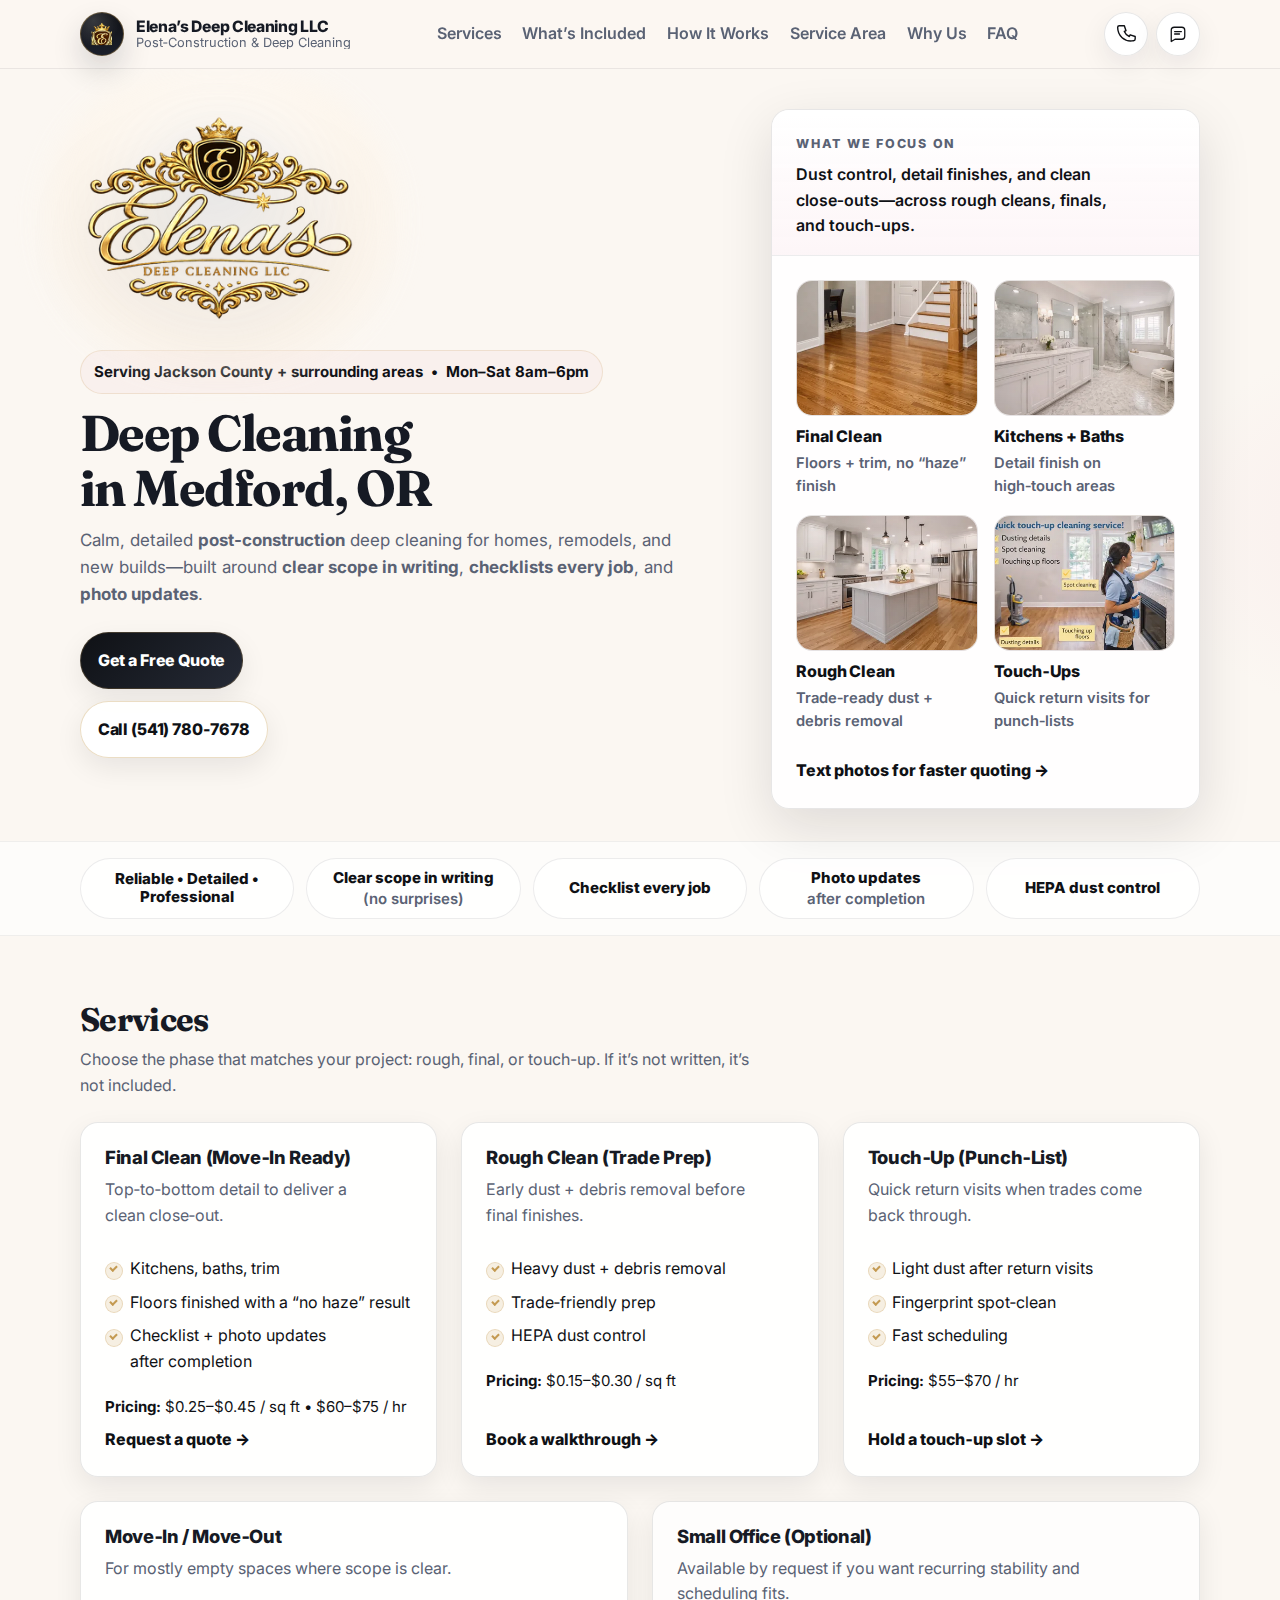
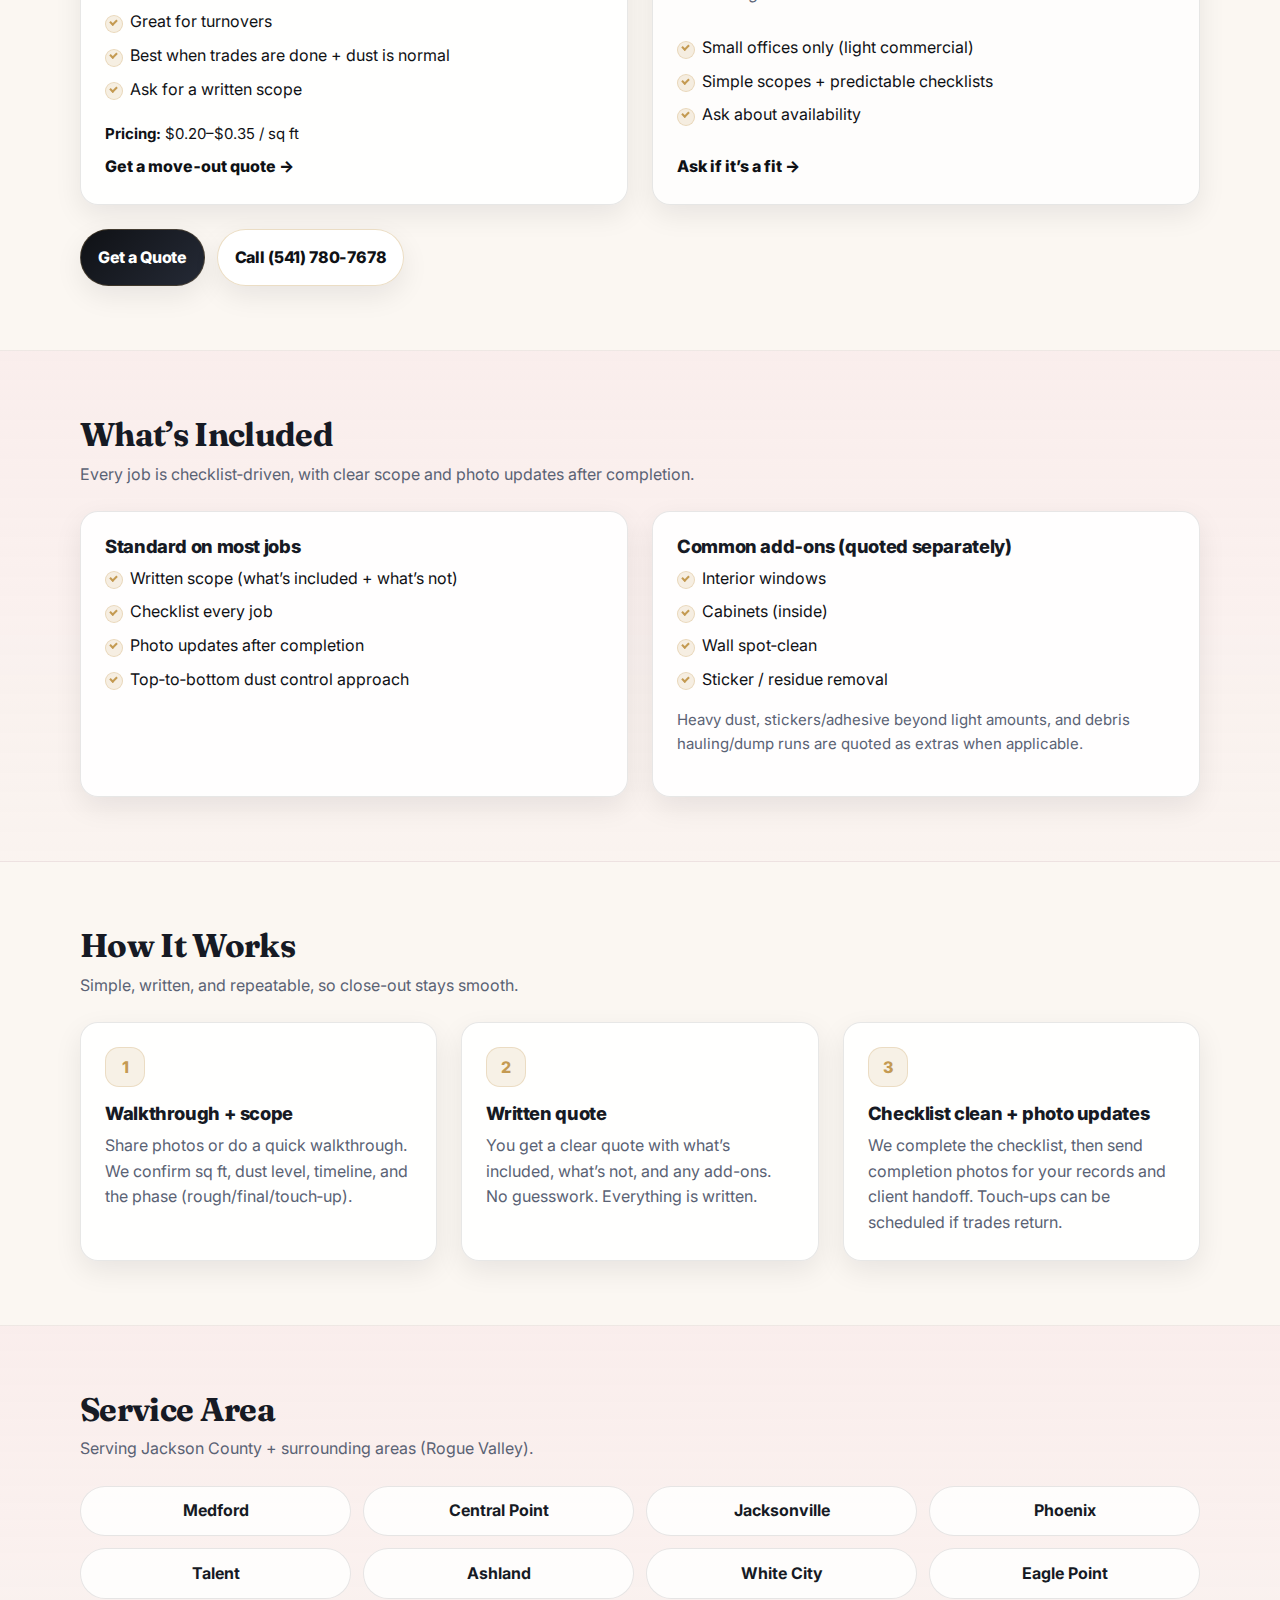
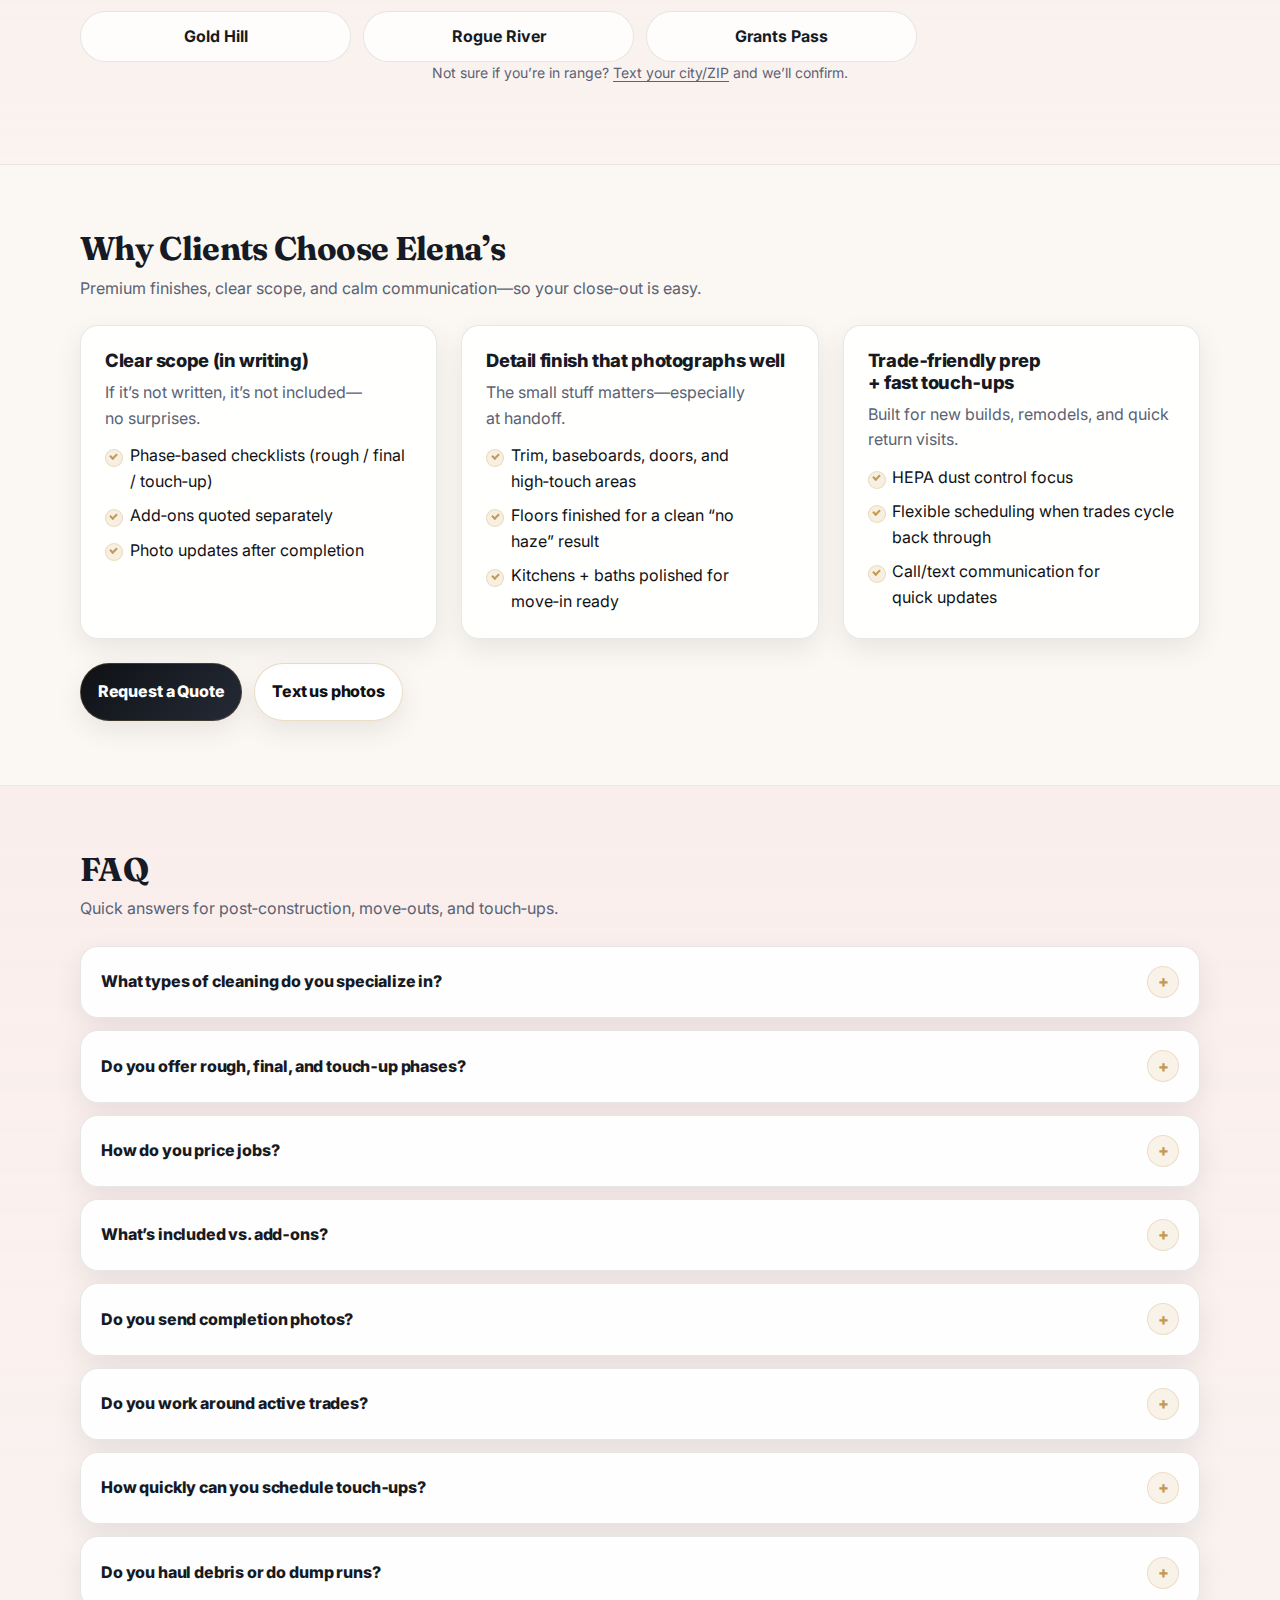
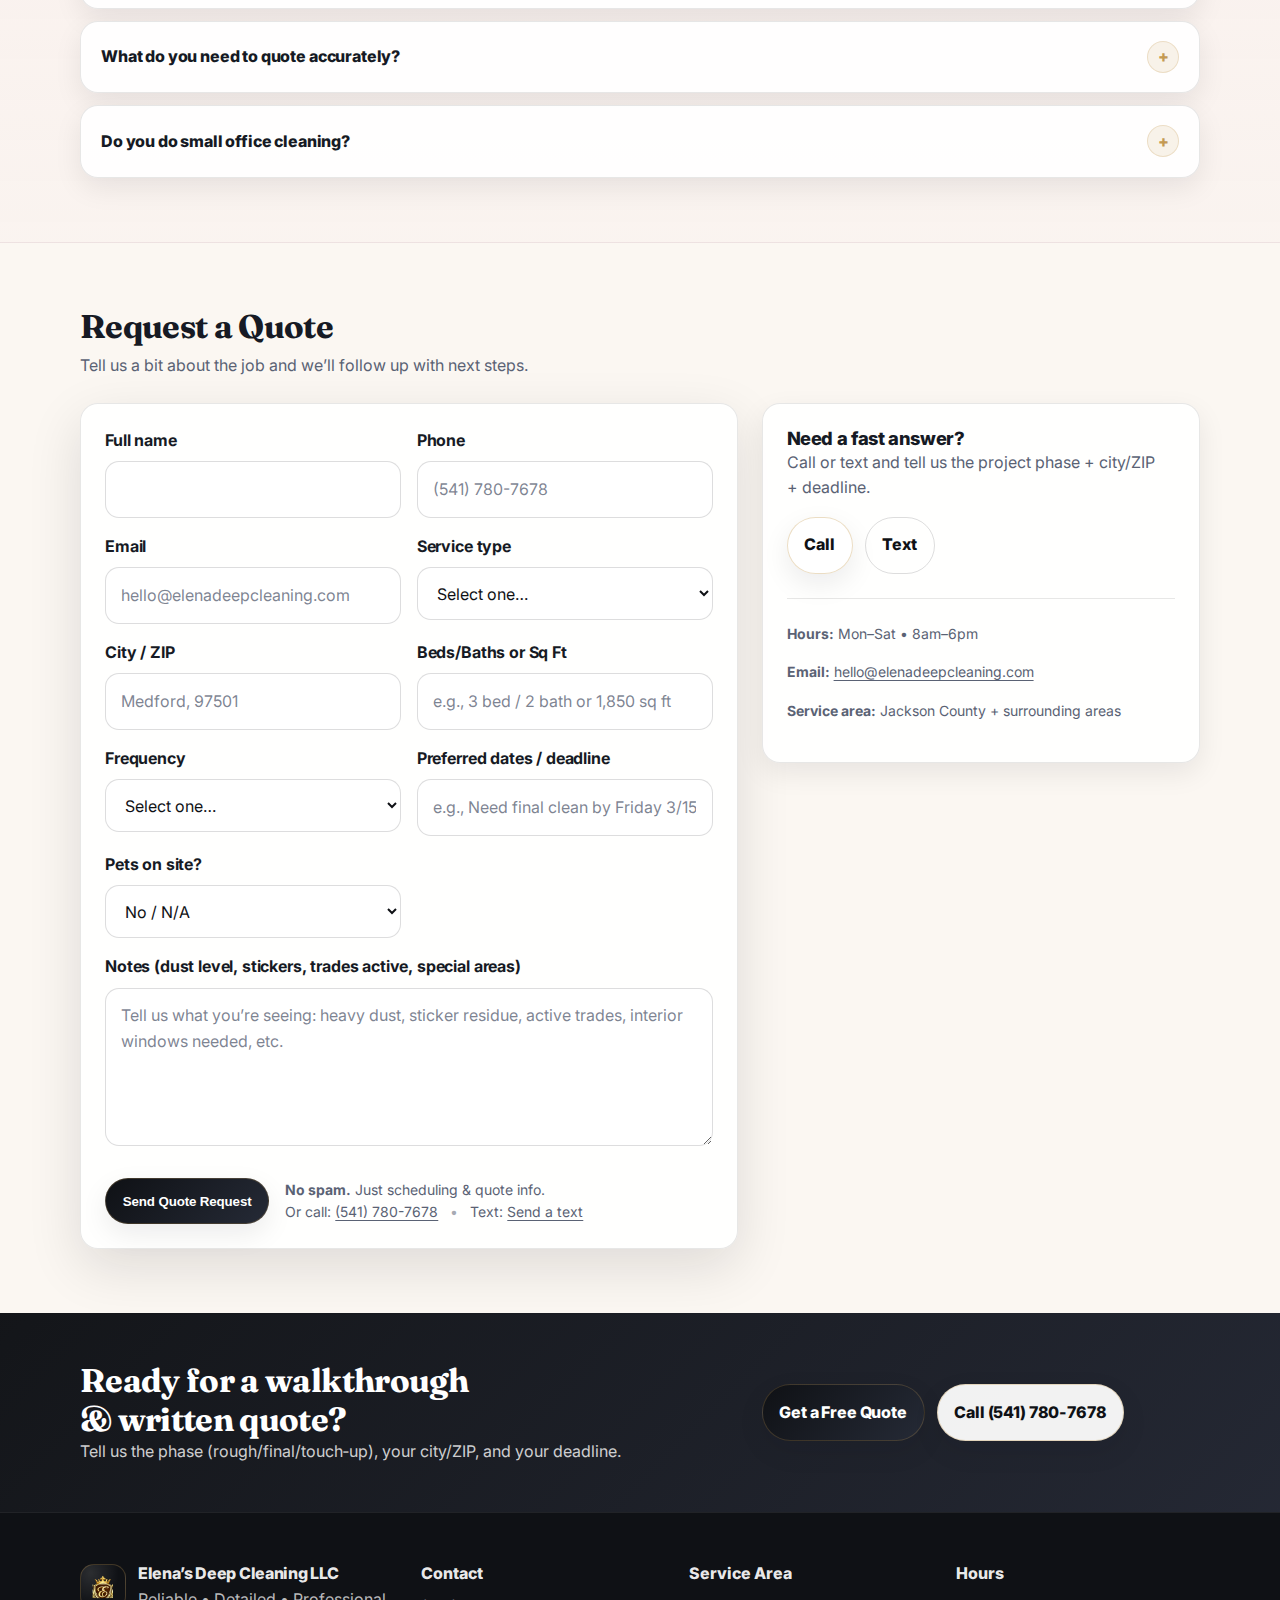
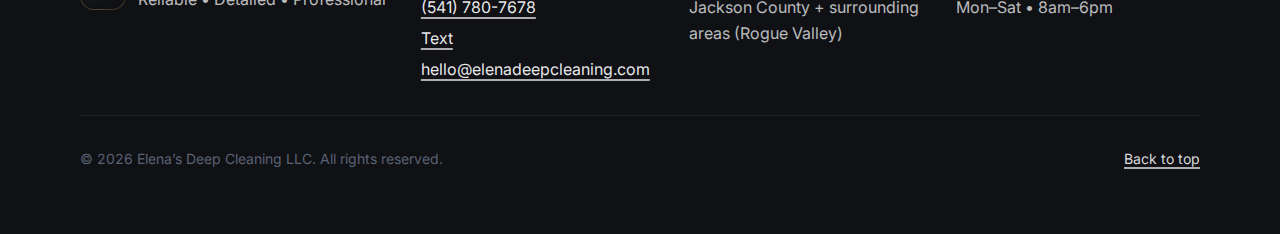
<file: index.html>
<!doctype html>
<html lang="en">
<head>
  <meta charset="utf-8" />
  <meta name="viewport" content="width=device-width, initial-scale=1" />

  <title>Deep Cleaning in Medford, OR | Post-Construction Specialists | Elena’s Deep Cleaning LLC</title>
  <meta name="description" content="Premium deep cleaning in Medford and the Rogue Valley. Specialty in post-construction rough cleans, final cleans, and punch-list touch-ups. Call, text, or request a walkthrough quote." />
  <link rel="canonical" href="https://elenadeepcleaning.com/" />

  <!-- Icons -->
  <link rel="icon" href="assets/favicon.png" />
  <link rel="apple-touch-icon" href="assets/apple-touch-icon.png" />

  <!-- Open Graph -->
  <meta property="og:title" content="Deep Cleaning in Medford, OR | Elena’s Deep Cleaning LLC" />
  <meta property="og:description" content="Deep cleaning in Medford and the Rogue Valley, with post-construction rough/final cleans and punch-list touch-ups. Clear scope in writing, checklists every job, and photo updates after completion." />
  <meta property="og:type" content="website" />
  <meta property="og:url" content="https://elenadeepcleaning.com/" />
  <meta property="og:image" content="https://elenadeepcleaning.com/assets/logo-full.png" />
  <meta property="og:locale" content="en_US" />

  <meta name="theme-color" content="#0f1115" />

  <!-- Font (single Google font) -->
  <link rel="preconnect" href="https://fonts.googleapis.com">
  <link rel="preconnect" href="https://fonts.gstatic.com" crossorigin>
  <link href="https://fonts.googleapis.com/css2?family=Inter:wght@400;500;600;700;800&family=Fraunces:opsz,wght@9..144,600;9..144,700&display=swap" rel="stylesheet">

  <link rel="stylesheet" href="styles.css" />

  <!-- LocalBusiness Schema (no public address found in plan assets, so omitted) -->
  <script type="application/ld+json">
  {
    "@context": "https://schema.org",
    "@type": "LocalBusiness",
    "name": "Elena’s Deep Cleaning LLC",
    "url": "https://elenadeepcleaning.com/",
    "telephone": "+15417807678",
    "email": "hello@elenadeepcleaning.com",
    "areaServed": [
      "Medford, OR",
      "Central Point, OR",
      "Jacksonville, OR",
      "Phoenix, OR",
      "Talent, OR",
      "Ashland, OR",
      "White City, OR",
      "Eagle Point, OR",
      "Gold Hill, OR",
      "Rogue River, OR",
      "Grants Pass, OR"
    ],
    "serviceType": [
      "Post-Construction Cleaning",
      "Rough Clean",
      "Final Clean",
      "Touch-up Cleaning",
      "Move-in / Move-out Cleaning",
      "Small Office Cleaning (optional)"
    ],
    "openingHoursSpecification": [
      { "@type": "OpeningHoursSpecification", "dayOfWeek": ["Monday","Tuesday","Wednesday","Thursday","Friday","Saturday"], "opens": "08:00", "closes": "18:00" }
    ]
  }
  </script>
</head>

<body>
  <a class="skip-link" href="#main">Skip to content</a>

  <header class="site-header" data-header>
    <div class="container header-inner">
      <a class="brand" href="#top" aria-label="Elena’s Deep Cleaning LLC, home">
        <!-- Header-safe compact logo treatment: gold mark on a dark plate for contrast -->
        <picture class="brand-mark" aria-hidden="true">
          <source srcset="assets/logo-mark.webp" type="image/webp" />
          <img class="brand-mark-img" src="assets/logo-mark.png" width="44" height="44" alt="" decoding="async" />
        </picture>
        <span class="brand-text">
          <span class="brand-name">Elena’s Deep Cleaning LLC</span>
          <span class="brand-tag">Post‑Construction &amp; Deep Cleaning</span>
        </span>
      </a>

      <button class="menu-btn" type="button" data-menu-button aria-expanded="false" aria-controls="primary-nav">
        <span class="sr-only">Open menu</span>
        <span class="menu-icon" aria-hidden="true"></span>
      </button>

      <nav id="primary-nav" class="nav" data-menu>
        <a href="#services">Services</a>
        <a href="#included">What’s Included</a>
        <a href="#how-it-works">How It Works</a>
        <a href="#service-area">Service Area</a>
        <a href="#reviews">Why Us</a>
        <a href="#faq">FAQ</a>

        <!-- Shown inside the mobile menu only -->
        <div class="nav-actions" aria-label="Quick actions">
          <a class="btn btn-primary btn-sm" href="#quote">Get a Quote</a>
          <a class="btn btn-secondary btn-sm" href="tel:+15417807678">Call</a>
          <a class="btn btn-ghost btn-sm" href="sms:+15417807678">Text</a>
        </div>
      </nav>

      <div class="header-cta">
        <a class="btn btn-primary btn-sm header-quote" href="#quote">Get a Quote</a>
        <a class="icon-btn" href="tel:+15417807678" aria-label="Call (541) 780-7678">
          <svg viewBox="0 0 24 24" width="20" height="20" role="img" aria-hidden="true">
            <path d="M7 2h3l2 6-2 1c1 2.5 3.5 5 6 6l1-2 6 2v3c0 1-1 2-2 2C10 22 2 14 2 4c0-1 1-2 2-2h3z" fill="none" stroke="currentColor" stroke-width="1.7" stroke-linejoin="round"/>
          </svg>
        </a>
          <a class="icon-btn" href="sms:+15417807678" aria-label="Text (541) 780-7678">
            <svg viewBox="0 0 24 24" width="18" height="18" role="img" aria-hidden="true">
              <path d="M21 15a4 4 0 0 1-4 4H8l-5 3V7a4 4 0 0 1 4-4h10a4 4 0 0 1 4 4z" fill="none" stroke="currentColor" stroke-width="1.7" stroke-linejoin="round"/>
              <path d="M7.5 8.8h9" fill="none" stroke="currentColor" stroke-width="1.7" stroke-linecap="round"/>
              <path d="M7.5 12h6.5" fill="none" stroke="currentColor" stroke-width="1.7" stroke-linecap="round"/>
            </svg>
          </a>
      </div>
    </div>
  </header>

  <main id="main" tabindex="-1">
    <!-- A) Hero + CTAs -->
    <section class="hero" id="top">
      <div class="container hero-grid">
        <div class="hero-copy">
          <!-- Hero logo treatment: crisp, high-contrast lockup -->
          <div class="hero-lockup" aria-label="Elena’s Deep Cleaning LLC">
            <picture>
              <source srcset="assets/logo-full.webp 520w, assets/logo-full-small.webp 320w" sizes="(min-width: 860px) 280px, 240px" type="image/webp" />
              <img src="assets/logo-full.png" srcset="assets/logo-full.png 520w, assets/logo-full-small.png 320w" sizes="(min-width: 860px) 280px, 240px" width="520" height="405" alt="Elena’s Deep Cleaning LLC" loading="eager" decoding="async" />
            </picture>
          </div>

          <p class="pill pill-split" aria-label="Service area and hours">
            <span class="pill-area">Serving Jackson County + surrounding areas</span>
            <span class="pill-sep" aria-hidden="true">•</span>
            <span class="pill-hours">Mon–Sat 8am–6pm</span>
          </p>

          <h1>Deep Cleaning in Medford, OR</h1>

          <p class="lead">
            Calm, detailed <strong>post‑construction</strong> deep cleaning for homes, remodels, and new builds—built around
            <strong>clear scope in writing</strong>, <strong>checklists every job</strong>, and <strong>photo updates</strong>.
          </p>

          <div class="cta-stack" role="group" aria-label="Primary actions">
            <a class="btn btn-primary" href="#quote">Get a Free Quote</a>
            <a class="btn btn-secondary" href="tel:+15417807678">Call (541) 780-7678</a>
          </div>
        </div>

        <div class="hero-media" aria-label="At-a-glance focus areas">
          <div class="gallery-card">
            <div class="gallery-head">
              <p class="gallery-kicker">What We Focus On</p>
              <p class="gallery-sub">Dust control, detail finishes, and clean close‑outs—across rough cleans, finals, and touch‑ups.</p>
            </div>

            <div class="gallery-grid" role="list">
              <figure class="gallery-item" role="listitem">
                
<div class="gallery-thumb" aria-hidden="true">
  <picture>
    <source srcset="assets/hero-floors.webp 720w, assets/hero-floors-sm.webp 360w" sizes="(min-width: 860px) 170px, 42vw" type="image/webp" />
    <img src="assets/hero-floors.jpg" srcset="assets/hero-floors.jpg 720w, assets/hero-floors-sm.jpg 360w" sizes="(min-width: 860px) 170px, 42vw" alt="" loading="eager" decoding="async" />
  </picture>
</div>
                <figcaption>
                  <span class="cap-title">Final Clean</span>
                  <span class="cap-desc">Floors + trim, no “haze” finish</span>
                </figcaption>
              </figure>

              <figure class="gallery-item" role="listitem">
                
<div class="gallery-thumb" aria-hidden="true">
  <picture>
    <source srcset="assets/hero-bath.webp 720w, assets/hero-bath-sm.webp 360w" sizes="(min-width: 860px) 170px, 42vw" type="image/webp" />
    <img src="assets/hero-bath.jpg" srcset="assets/hero-bath.jpg 720w, assets/hero-bath-sm.jpg 360w" sizes="(min-width: 860px) 170px, 42vw" alt="" loading="eager" decoding="async" />
  </picture>
</div>
                <figcaption>
                  <span class="cap-title">Kitchens + Baths</span>
                  <span class="cap-desc">Detail finish on high‑touch areas</span>
                </figcaption>
              </figure>

              <figure class="gallery-item" role="listitem">
                
<div class="gallery-thumb" aria-hidden="true">
  <picture>
    <source srcset="assets/hero-kitchen.webp 720w, assets/hero-kitchen-sm.webp 360w" sizes="(min-width: 860px) 170px, 42vw" type="image/webp" />
    <img src="assets/hero-kitchen.jpg" srcset="assets/hero-kitchen.jpg 720w, assets/hero-kitchen-sm.jpg 360w" sizes="(min-width: 860px) 170px, 42vw" alt="" loading="lazy" decoding="async" />
  </picture>
</div>
                <figcaption>
                  <span class="cap-title">Rough Clean</span>
                  <span class="cap-desc">Trade‑ready dust + debris removal</span>
                </figcaption>
              </figure>

              <figure class="gallery-item" role="listitem">
                
<div class="gallery-thumb" aria-hidden="true">
  <picture>
    <source srcset="assets/hero-touch.webp 720w, assets/hero-touch-sm.webp 360w" sizes="(min-width: 860px) 170px, 42vw" type="image/webp" />
    <img src="assets/hero-touch.jpg" srcset="assets/hero-touch.jpg 720w, assets/hero-touch-sm.jpg 360w" sizes="(min-width: 860px) 170px, 42vw" alt="" loading="lazy" decoding="async" />
  </picture>
</div>
                <figcaption>
                  <span class="cap-title">Touch‑Ups</span>
                  <span class="cap-desc">Quick return visits for punch‑lists</span>
                </figcaption>
              </figure>
            </div>

            <div class="gallery-foot">
              <a class="mini-link" href="sms:+15417807678">Text photos for faster quoting →</a>
            </div>
          </div>
        </div>
      </div>
    </section>

    <!-- B) Trust bar -->
    <section class="trust-bar" aria-label="Trust bar">
      <div class="container trust-inner">
        <ul class="trust-list">
          <li><strong>Reliable • Detailed • Professional</strong></li>
          <li><strong>Clear scope in writing</strong> (no surprises)</li>
          <li><strong>Checklist every job</strong></li>
          <li><strong>Photo updates</strong> after completion</li>
          <li><strong>HEPA dust control</strong></li>
        </ul>
      </div>
    </section>

    <!-- C) Services (cards) -->
    <section class="section" id="services">
      <div class="container">
        <div class="section-head">
          <h2>Services</h2>
          <p class="subhead">Choose the phase that matches your project: rough, final, or touch-up. If it’s not written, it’s not included.</p>
        </div>

        <div class="card-grid">
          <article class="card">
            <h3>Final Clean (Move‑In Ready)</h3>
            <p>Top‑to‑bottom detail to deliver a clean close‑out.</p>
            <ul class="check">
              <li>Kitchens, baths, trim</li>
              <li>Floors finished with a “no haze” result</li>
              <li>Checklist + photo updates after completion</li>
            </ul>
            <p class="price"><strong>Pricing:</strong> $0.25–$0.45 / sq ft <span aria-hidden="true">•</span> $60–$75 / hr</p>
            <a class="card-link" href="#quote">Request a quote →</a>
          </article>

          <article class="card">
            <h3>Rough Clean (Trade Prep)</h3>
            <p>Early dust + debris removal before final finishes.</p>
            <ul class="check">
              <li>Heavy dust + debris removal</li>
              <li>Trade‑friendly prep</li>
              <li>HEPA dust control</li>
            </ul>
            <p class="price"><strong>Pricing:</strong> $0.15–$0.30 / sq ft</p>
            <a class="card-link" href="#quote">Book a walkthrough →</a>
          </article>

          <article class="card">
            <h3>Touch‑Up (Punch‑List)</h3>
            <p>Quick return visits when trades come back through.</p>
            <ul class="check">
              <li>Light dust after return visits</li>
              <li>Fingerprint spot‑clean</li>
              <li>Fast scheduling</li>
            </ul>
            <p class="price"><strong>Pricing:</strong> $55–$70 / hr</p>
            <a class="card-link" href="#quote">Hold a touch‑up slot →</a>
          </article>

          <article class="card">
            <h3>Move‑In / Move‑Out</h3>
            <p>For mostly empty spaces where scope is clear.</p>
            <ul class="check">
              <li>Great for turnovers</li>
              <li>Best when trades are done + dust is normal</li>
              <li>Ask for a written scope</li>
            </ul>
            <p class="price"><strong>Pricing:</strong> $0.20–$0.35 / sq ft</p>
            <a class="card-link" href="#quote">Get a move‑out quote →</a>
          </article>

          <article class="card card-muted">
            <h3>Small Office (Optional)</h3>
            <p>Available by request if you want recurring stability and scheduling fits.</p>
            <ul class="check">
              <li>Small offices only (light commercial)</li>
              <li>Simple scopes + predictable checklists</li>
              <li>Ask about availability</li>
            </ul>
            <a class="card-link" href="#quote">Ask if it’s a fit →</a>
          </article>
        </div>

        <div class="inline-cta" role="group" aria-label="Service quote actions">
          <a class="btn btn-primary" href="#quote">Get a Quote</a>
          <a class="btn btn-secondary" href="tel:+15417807678">Call (541) 780-7678</a>
        </div>
      </div>
    </section>

    <!-- D) What’s Included (checklist) -->
    <section class="section section-soft" id="included">
      <div class="container">
        <div class="section-head">
          <h2>What’s Included</h2>
          <p class="subhead">Every job is checklist‑driven, with clear scope and photo updates after completion.</p>
        </div>

        <div class="two-col">
          <div class="panel">
            <h3>Standard on most jobs</h3>
            <ul class="check">
              <li>Written scope (what’s included + what’s not)</li>
              <li>Checklist every job</li>
              <li>Photo updates after completion</li>
              <li>Top‑to‑bottom dust control approach</li>
            </ul>
          </div>

          <div class="panel">
            <h3>Common add‑ons (quoted separately)</h3>
            <ul class="check">
              <li>Interior windows</li>
              <li>Cabinets (inside)</li>
              <li>Wall spot‑clean</li>
              <li>Sticker / residue removal</li>
            </ul>
            <p class="note">
              Heavy dust, stickers/adhesive beyond light amounts, and debris hauling/dump runs are quoted as extras when applicable.
            </p>
          </div>
        </div>
      </div>
    </section>

    <!-- E) How It Works (3 steps) -->
    <section class="section" id="how-it-works">
      <div class="container">
        <div class="section-head">
          <h2>How It Works</h2>
          <p class="subhead">Simple, written, and repeatable, so close-out stays smooth.</p>
        </div>

        <ol class="steps">
          <li class="step">
            <div class="step-num" aria-hidden="true">1</div>
            <h3>Walkthrough + scope</h3>
            <p>Share photos or do a quick walkthrough. We confirm sq ft, dust level, timeline, and the phase (rough/final/touch‑up).</p>
          </li>
          <li class="step">
            <div class="step-num" aria-hidden="true">2</div>
            <h3>Written quote</h3>
            <p>You get a clear quote with what’s included, what’s not, and any add-ons. No guesswork. Everything is written.</p>
          </li>
          <li class="step">
            <div class="step-num" aria-hidden="true">3</div>
            <h3>Checklist clean + photo updates</h3>
            <p>We complete the checklist, then send completion photos for your records and client handoff. Touch‑ups can be scheduled if trades return.</p>
          </li>
        </ol>
      </div>
    </section>

    <!-- F) Service Area -->
    <section class="section section-soft" id="service-area">
      <div class="container">
        <div class="section-head">
          <h2>Service Area</h2>
          <p class="subhead">Serving Jackson County + surrounding areas (Rogue Valley).</p>
        </div>

        <div class="area-grid" role="list">
          <div class="area" role="listitem">Medford</div>
          <div class="area" role="listitem">Central Point</div>
          <div class="area" role="listitem">Jacksonville</div>
          <div class="area" role="listitem">Phoenix</div>
          <div class="area" role="listitem">Talent</div>
          <div class="area" role="listitem">Ashland</div>
          <div class="area" role="listitem">White City</div>
          <div class="area" role="listitem">Eagle Point</div>
          <div class="area" role="listitem">Gold Hill</div>
          <div class="area" role="listitem">Rogue River</div>
          <div class="area" role="listitem">Grants Pass</div>
        </div>

        <p class="micro center">
          Not sure if you’re in range? <a href="sms:+15417807678">Text your city/ZIP</a> and we’ll confirm.
        </p>
      </div>
    </section>

    <!-- G) Reviews/Testimonial section -->
    <section class="section" id="reviews">
      <div class="container">
        <div class="section-head">
          <h2>Why Clients Choose Elena’s</h2>
          <p class="subhead">Premium finishes, clear scope, and calm communication—so your close‑out is easy.</p>
        </div>

        <div class="review-grid" aria-label="Reasons clients book Elena’s">
          <article class="review">
            <h3>Clear scope (in writing)</h3>
            <p class="muted">If it’s not written, it’s not included—no surprises.</p>
            <ul class="check check-compact">
              <li>Phase‑based checklists (rough / final / touch‑up)</li>
              <li>Add‑ons quoted separately</li>
              <li>Photo updates after completion</li>
            </ul>
          </article>

          <article class="review">
            <h3>Detail finish that photographs well</h3>
            <p class="muted">The small stuff matters—especially at handoff.</p>
            <ul class="check check-compact">
              <li>Trim, baseboards, doors, and high‑touch areas</li>
              <li>Floors finished for a clean “no haze” result</li>
              <li>Kitchens + baths polished for move‑in ready</li>
            </ul>
          </article>

          <article class="review">
            <h3>Trade‑friendly prep + fast touch‑ups</h3>
            <p class="muted">Built for new builds, remodels, and quick return visits.</p>
            <ul class="check check-compact">
              <li>HEPA dust control focus</li>
              <li>Flexible scheduling when trades cycle back through</li>
              <li>Call/text communication for quick updates</li>
            </ul>
          </article>
        </div>

        <div class="inline-cta" role="group" aria-label="Quote actions">
          <a class="btn btn-primary" href="#quote">Request a Quote</a>
          <a class="btn btn-secondary" href="sms:+15417807678">Text us photos</a>
        </div>
      </div>
    </section>

    <!-- H) FAQ -->
    <section class="section section-soft" id="faq">
      <div class="container">
        <div class="section-head">
          <h2>FAQ</h2>
          <p class="subhead">Quick answers for post‑construction, move‑outs, and touch‑ups.</p>
        </div>

        <div class="faq">
          <details>
            <summary>What types of cleaning do you specialize in?</summary>
            <div class="faq-body">
              <p>Post‑construction cleaning: rough cleans, final cleans, and punch‑list touch‑ups. We also quote move‑in/move‑out cleaning when the space is mostly empty and scope is clear.</p>
            </div>
          </details>

          <details>
            <summary>Do you offer rough, final, and touch‑up phases?</summary>
            <div class="faq-body">
              <p>Yes. Rough cleans handle early dust/debris prep, final cleans are move‑in ready detailing, and touch‑ups are quick return visits after punch‑list work.</p>
            </div>
          </details>

          <details>
            <summary>How do you price jobs?</summary>
            <div class="faq-body">
              <p>Pricing is typically per sq ft or hourly depending on scope clarity and dust level. Heavy dust and sticker/adhesive work can require higher ranges or add‑ons. The quote is always written with what’s included.</p>
            </div>
          </details>

          <details>
            <summary>What’s included vs. add‑ons?</summary>
            <div class="faq-body">
              <p>We use checklists and keep scope clear in writing. Common add-ons include interior windows, inside cabinets, wall spot-cleaning, and sticker/residue removal, quoted separately.</p>
            </div>
          </details>

          <details>
            <summary>Do you send completion photos?</summary>
            <div class="faq-body">
              <p>Yes, completion photos are available after the job so you can document the close-out and hand off to your client.</p>
            </div>
          </details>

          <details>
            <summary>Do you work around active trades?</summary>
            <div class="faq-body">
              <p>We can do trade‑prep rough cleans and return for finals/touch‑ups as timelines shift. The key is a clear written scope for the phase you need.</p>
            </div>
          </details>

          <details>
            <summary>How quickly can you schedule touch‑ups?</summary>
            <div class="faq-body">
              <p>Touch‑ups are designed to be fast return visits. Share your timeline and we’ll confirm availability and a written scope.</p>
            </div>
          </details>

          <details>
            <summary>Do you haul debris or do dump runs?</summary>
            <div class="faq-body">
              <p>Debris hauling/dump runs can be added when needed and are quoted separately so the scope stays clear.</p>
            </div>
          </details>

          <details>
            <summary>What do you need to quote accurately?</summary>
            <div class="faq-body">
              <p>Square footage (or room counts), dust level, project phase, deadline, and photos or a quick walkthrough. The goal is a clear written scope, no surprises.</p>
            </div>
          </details>

          <details>
            <summary>Do you do small office cleaning?</summary>
            <div class="faq-body">
              <p>Small office / light commercial can be considered by request if you want recurring stability and scheduling fits.</p>
            </div>
          </details>
        </div>
      </div>
    </section>

    <!-- I) Quote Form -->
    <section class="section" id="quote">
      <div class="container">
        <div class="section-head">
          <h2>Request a Quote</h2>
          <p class="subhead">
            Tell us a bit about the job and we’ll follow up with next steps.
          </p>
        </div>

        <div class="form-wrap">
          <form name="quote" method="POST" action="/thanks.html" data-netlify="true" netlify-honeypot="bot-field">
            <input type="hidden" name="form-name" value="quote" />

            <p class="sr-only">
              <label>Don’t fill this out if you’re human: <input name="bot-field" /></label>
            </p>

            <div class="form-grid">
              <div class="field">
                <label for="name">Full name</label>
                <input id="name" name="name" autocomplete="name" required />
              </div>

              <div class="field">
                <label for="phone">Phone</label>
                <input id="phone" name="phone" type="tel" inputmode="tel" autocomplete="tel" required placeholder="(541) 780-7678" />
              </div>

              <div class="field">
                <label for="email">Email</label>
                <input id="email" name="email" type="email" autocomplete="email" required placeholder="hello@elenadeepcleaning.com" />
              </div>

              <div class="field">
                <label for="serviceType">Service type</label>
                <select id="serviceType" name="serviceType" required>
                  <option value="" selected disabled>Select one…</option>
                  <option>Rough Clean (Trade Prep)</option>
                  <option>Final Clean (Move-In Ready)</option>
                  <option>Touch-up (Punch-List)</option>
                  <option>Move-in / Move-out</option>
                  <option>Small Office (Optional)</option>
                </select>
              </div>

              <div class="field">
                <label for="cityzip">City / ZIP</label>
                <input id="cityzip" name="cityzip" required placeholder="Medford, 97501" />
              </div>

              <div class="field">
                <label for="size">Beds/Baths or Sq Ft</label>
                <input id="size" name="size" required placeholder="e.g., 3 bed / 2 bath or 1,850 sq ft" />
              </div>

              <div class="field">
                <label for="frequency">Frequency</label>
                <select id="frequency" name="frequency" required>
                  <option value="" selected disabled>Select one…</option>
                  <option>One-time</option>
                  <option>Project phase (rough/final/touch-up)</option>
                  <option>Multiple touch-ups</option>
                  <option>Recurring (small office only)</option>
                </select>
              </div>

              <div class="field">
                <label for="dates">Preferred dates / deadline</label>
                <input id="dates" name="dates" required placeholder="e.g., Need final clean by Friday 3/15" />
              </div>

              <div class="field">
                <label for="pets">Pets on site?</label>
                <select id="pets" name="pets">
                  <option>No / N/A</option>
                  <option>Yes</option>
                  <option>Not sure</option>
                </select>
              </div>

              <div class="field field-span">
                <label for="notes">Notes (dust level, stickers, trades active, special areas)</label>
                <textarea id="notes" name="notes" rows="5" placeholder="Tell us what you’re seeing: heavy dust, sticker residue, active trades, interior windows needed, etc."></textarea>
              </div>
            </div>

            <div class="form-actions">
              <button class="btn btn-primary" type="submit">Send Quote Request</button>
              <div class="form-reassure">
                <p class="micro"><strong>No spam.</strong> Just scheduling &amp; quote info.</p>
                <p class="micro">
                  Or call: <a href="tel:+15417807678">(541) 780-7678</a>
                  <span class="sep" aria-hidden="true">•</span>
                  Text: <a href="sms:+15417807678">Send a text</a>
                </p>
              </div>
            </div>
          </form>

          <aside class="form-aside" aria-label="Quick contact card">
            <div class="aside-card">
              <h3>Need a fast answer?</h3>
              <p class="muted">Call or text and tell us the project phase + city/ZIP + deadline.</p>
              <div class="aside-actions">
                <a class="btn btn-secondary" href="tel:+15417807678">Call</a>
                <a class="btn btn-ghost" href="sms:+15417807678">Text</a>
              </div>
              <hr />
              <p class="micro"><strong>Hours:</strong> Mon–Sat • 8am–6pm</p>
              <p class="micro"><strong>Email:</strong> <a href="mailto:hello@elenadeepcleaning.com">hello@elenadeepcleaning.com</a></p>
              <p class="micro"><strong>Service area:</strong> Jackson County + surrounding areas</p>
            </div>
          </aside>
        </div>
      </div>
    </section>

    <!-- J) Final CTA band + Footer -->
    <section class="cta-band" aria-label="Final call to action">
      <div class="container cta-band-inner">
        <div>
          <h2>Ready for a walkthrough &amp; written quote?</h2>
          <p>Tell us the phase (rough/final/touch‑up), your city/ZIP, and your deadline.</p>
        </div>
        <div class="cta-row" role="group" aria-label="Final actions">
          <a class="btn btn-primary" href="#quote">Get a Free Quote</a>
          <a class="btn btn-secondary" href="tel:+15417807678">Call (541) 780-7678</a>
        </div>
      </div>
    </section>

    <footer class="footer" role="contentinfo">
      <div class="container footer-grid">
        <div>
          <div class="footer-brand">
            <picture class="footer-mark" aria-hidden="true">
              <source srcset="assets/logo-mark.webp" type="image/webp" />
              <img class="footer-mark-img" src="assets/logo-mark.png" width="44" height="44" alt="" loading="lazy" decoding="async" />
            </picture>
            <div>
              <div class="footer-name">Elena’s Deep Cleaning LLC</div>
              <p class="muted">Reliable • Detailed • Professional</p>
            </div>
          </div>
        </div>

        <div>
          <div class="footer-title">Contact</div>
          <div class="footer-links">
            <a href="tel:+15417807678">(541) 780-7678</a>
            <a href="sms:+15417807678">Text</a>
            <a href="mailto:hello@elenadeepcleaning.com">hello@elenadeepcleaning.com</a>
          </div>
        </div>

        <div>
          <div class="footer-title">Service Area</div>
          <p class="muted">Jackson County + surrounding areas (Rogue Valley)</p>
        </div>

        <div>
          <div class="footer-title">Hours</div>
          <p class="muted">Mon–Sat • 8am–6pm</p>
        </div>
      </div>

      <div class="container footer-bottom">
        <p class="micro">© <span data-year></span> Elena’s Deep Cleaning LLC. All rights reserved.</p>
        <p class="micro"><a href="#top">Back to top</a></p>
      </div>
    </footer>
  </main>

  <!-- Mobile sticky CTA bar -->
  <div class="mobile-bar" role="region" aria-label="Quick actions">
    <a class="mb-btn" href="tel:+15417807678" aria-label="Call">
      <span class="mb-ic" aria-hidden="true">
        <svg viewBox="0 0 24 24" width="18" height="18" role="img" aria-hidden="true">
          <path d="M7 2h3l2 6-2 1c1 2.5 3.5 5 6 6l1-2 6 2v3c0 1-1 2-2 2C10 22 2 14 2 4c0-1 1-2 2-2h3z" fill="none" stroke="currentColor" stroke-width="1.7" stroke-linejoin="round"/>
        </svg>
      </span>
      <span>Call</span>
    </a>
    <a class="mb-btn" href="sms:+15417807678" aria-label="Text">
      <span class="mb-ic" aria-hidden="true">
        <svg viewBox="0 0 24 24" width="18" height="18" role="img" aria-hidden="true">
          <path d="M21 15a4 4 0 0 1-4 4H8l-5 3V7a4 4 0 0 1 4-4h10a4 4 0 0 1 4 4z" fill="none" stroke="currentColor" stroke-width="1.7" stroke-linejoin="round"/>
          <path d="M7.5 8.8h9" fill="none" stroke="currentColor" stroke-width="1.7" stroke-linecap="round"/>
          <path d="M7.5 12h6.5" fill="none" stroke="currentColor" stroke-width="1.7" stroke-linecap="round"/>
        </svg>
      </span>
      <span>Text</span>
    </a>
    <a class="mb-btn mb-primary" href="#quote" aria-label="Get a quote">Get a Quote</a>
  </div>

  <script src="script.js" defer></script>
</body>
</html>
</file>
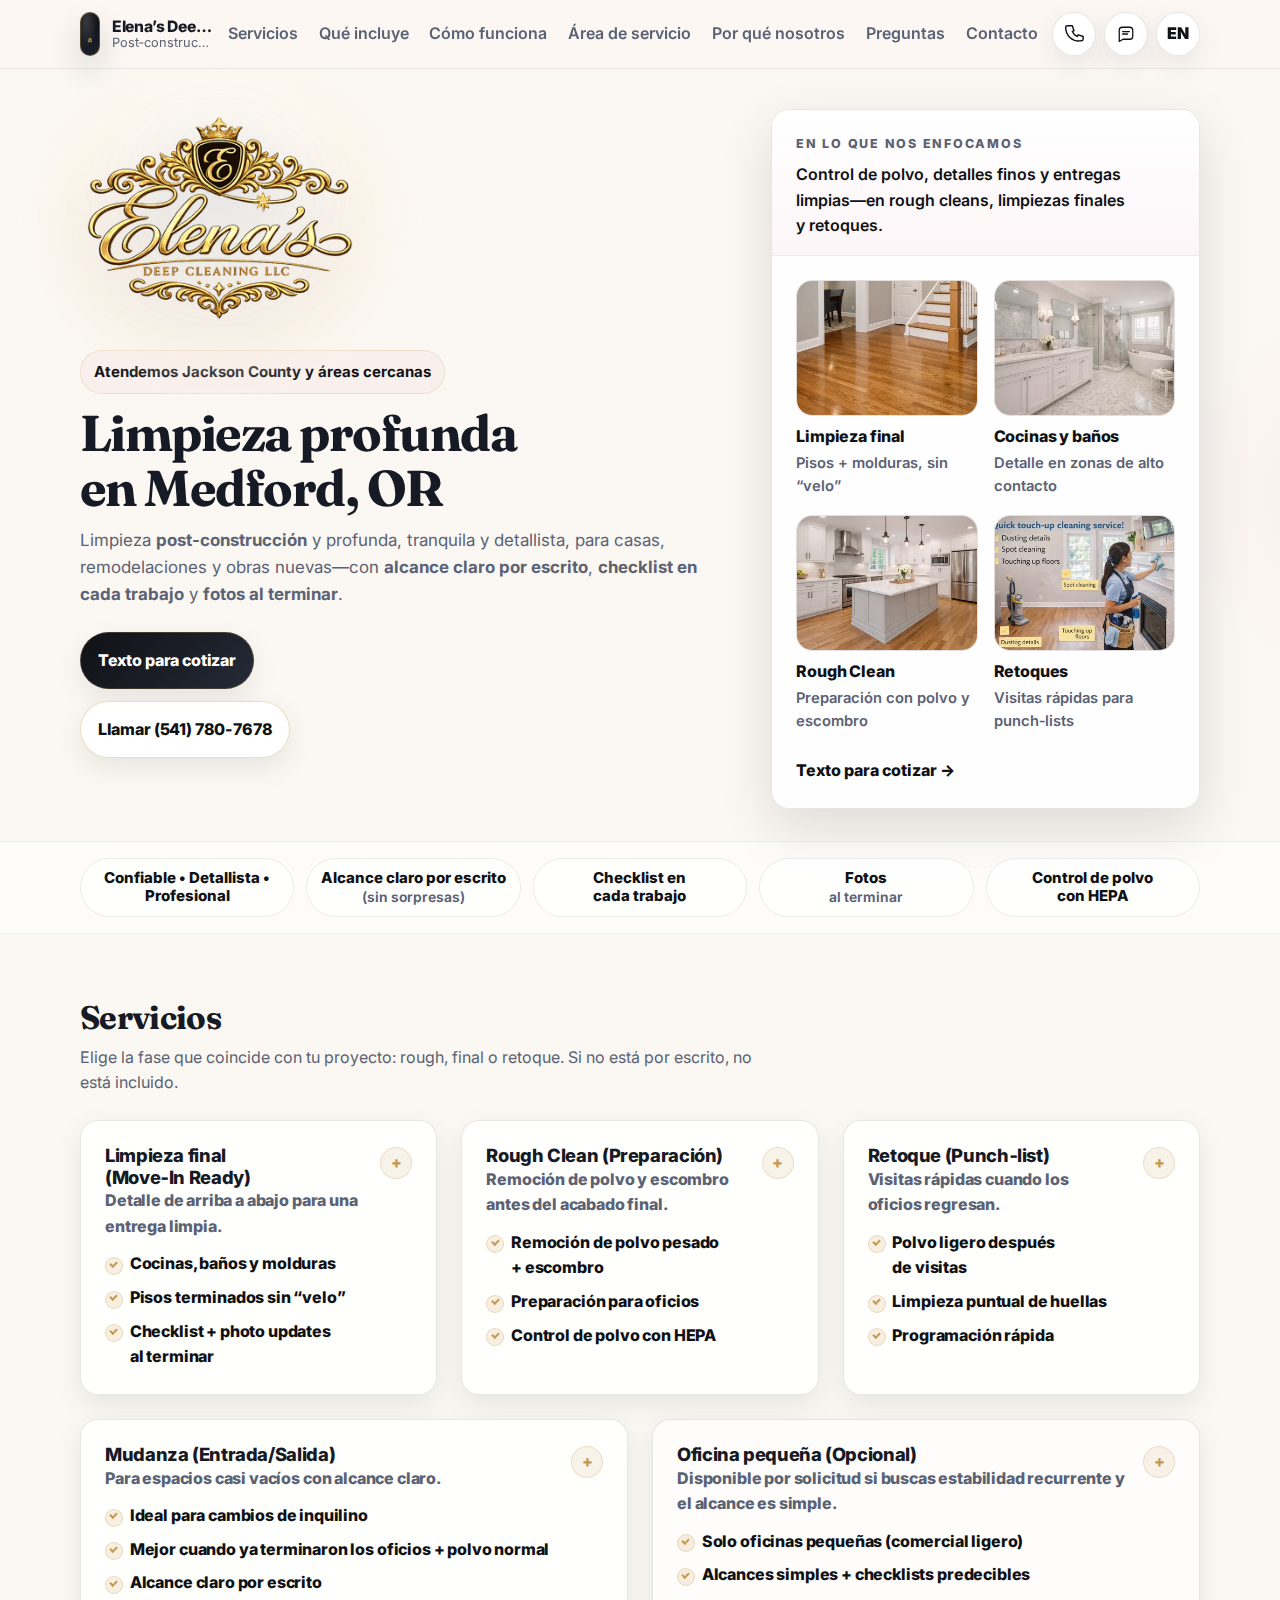
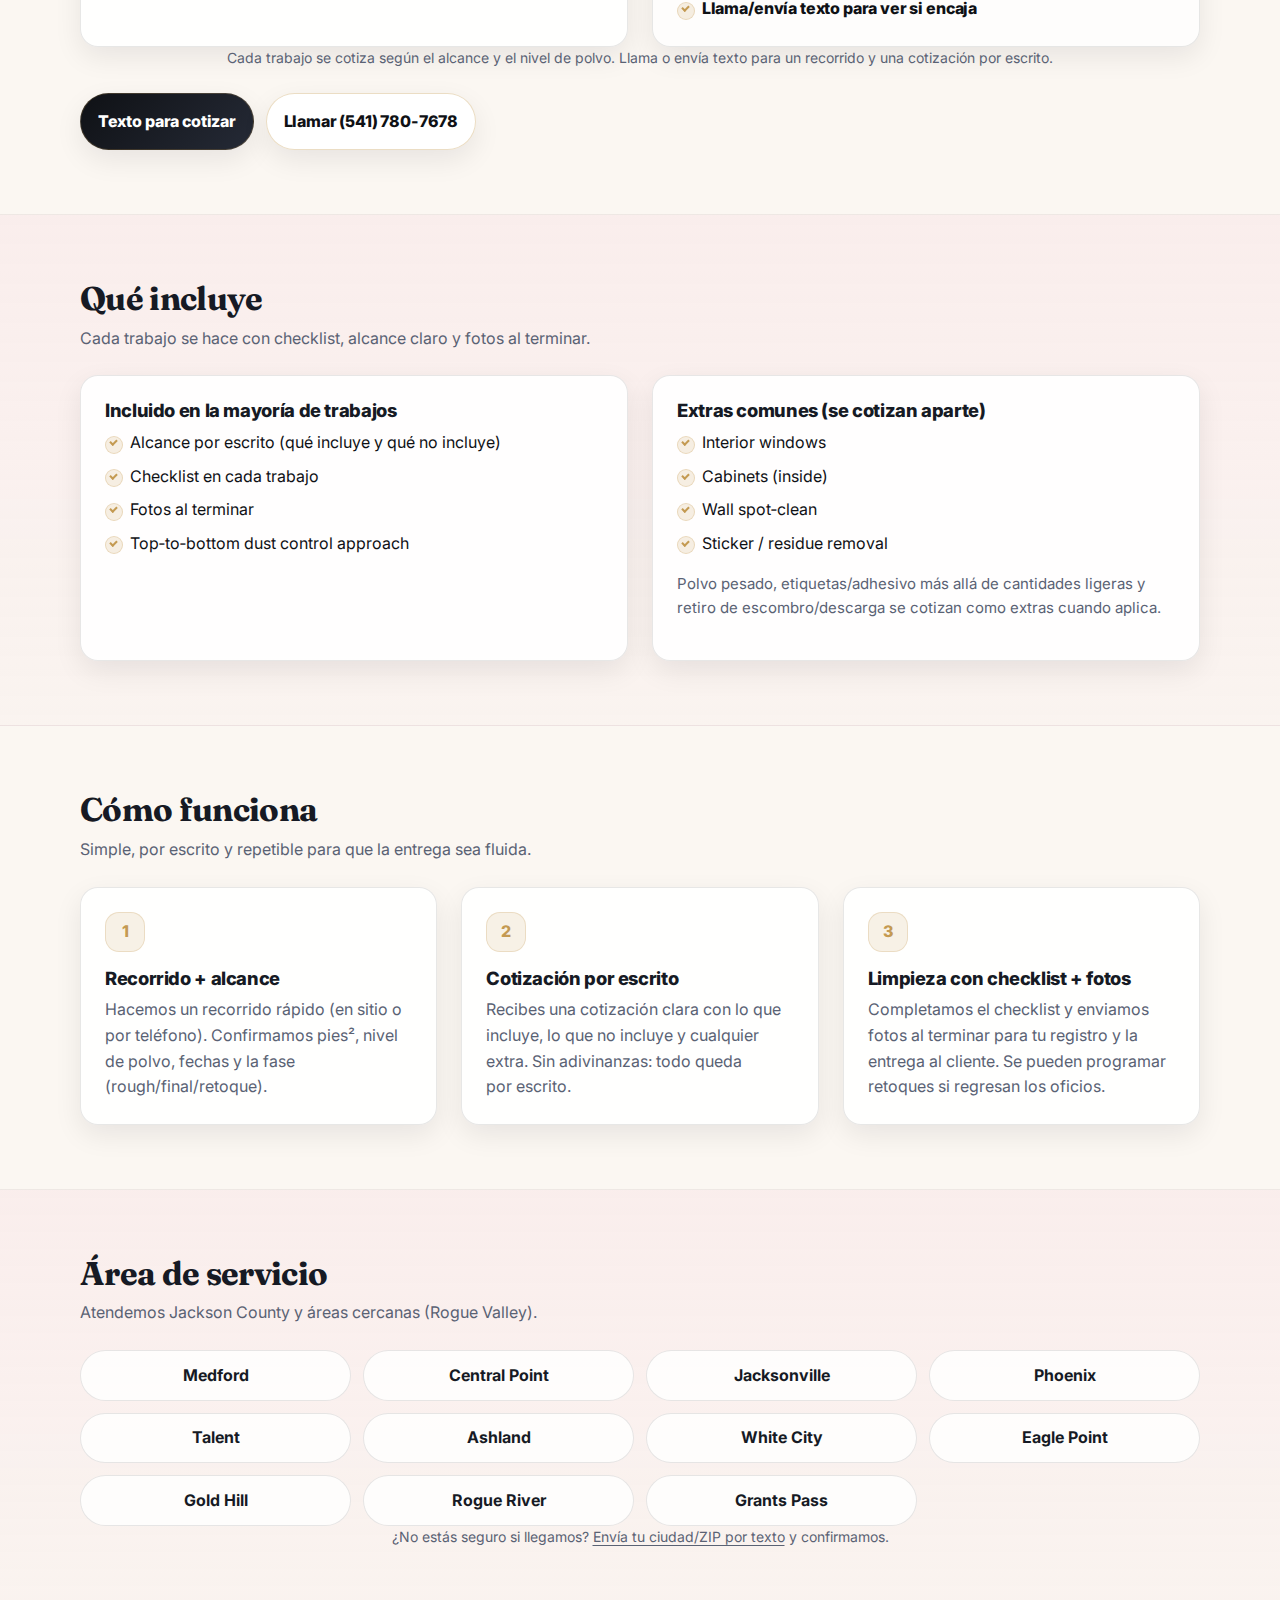
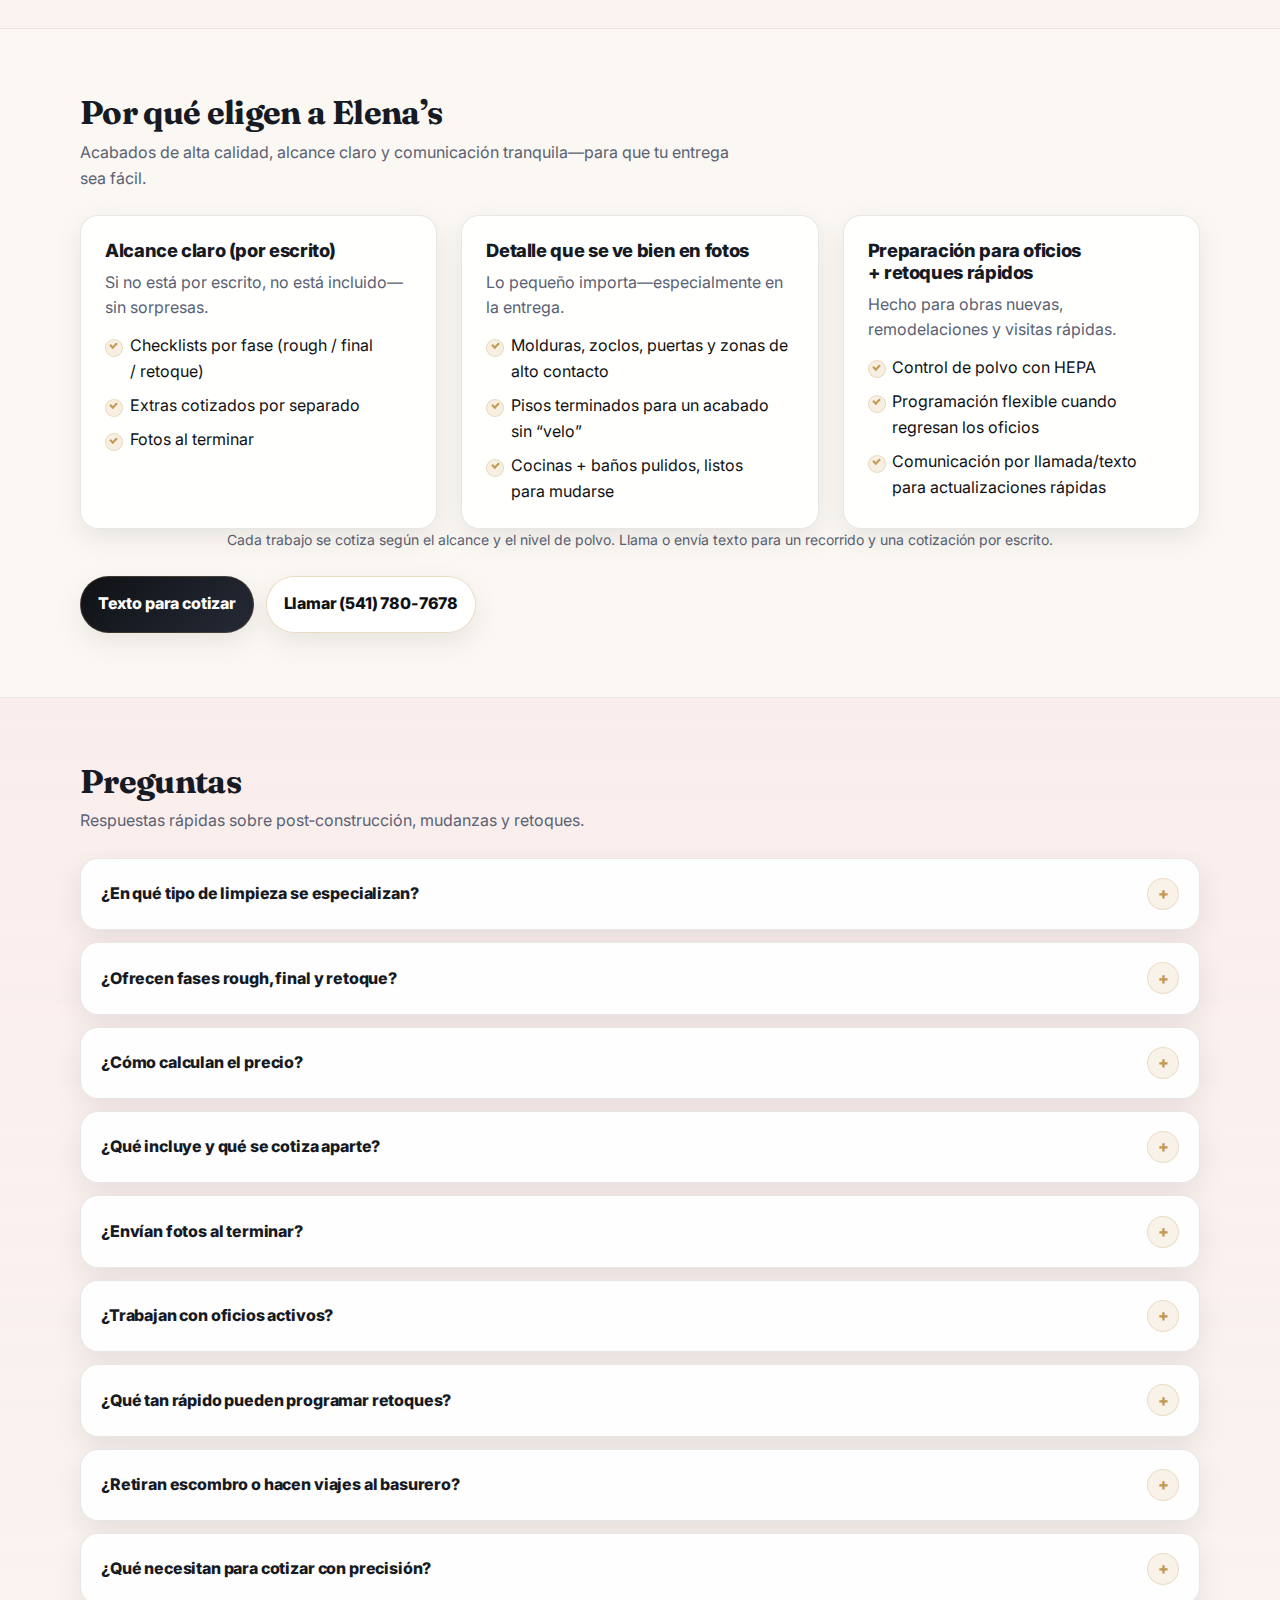
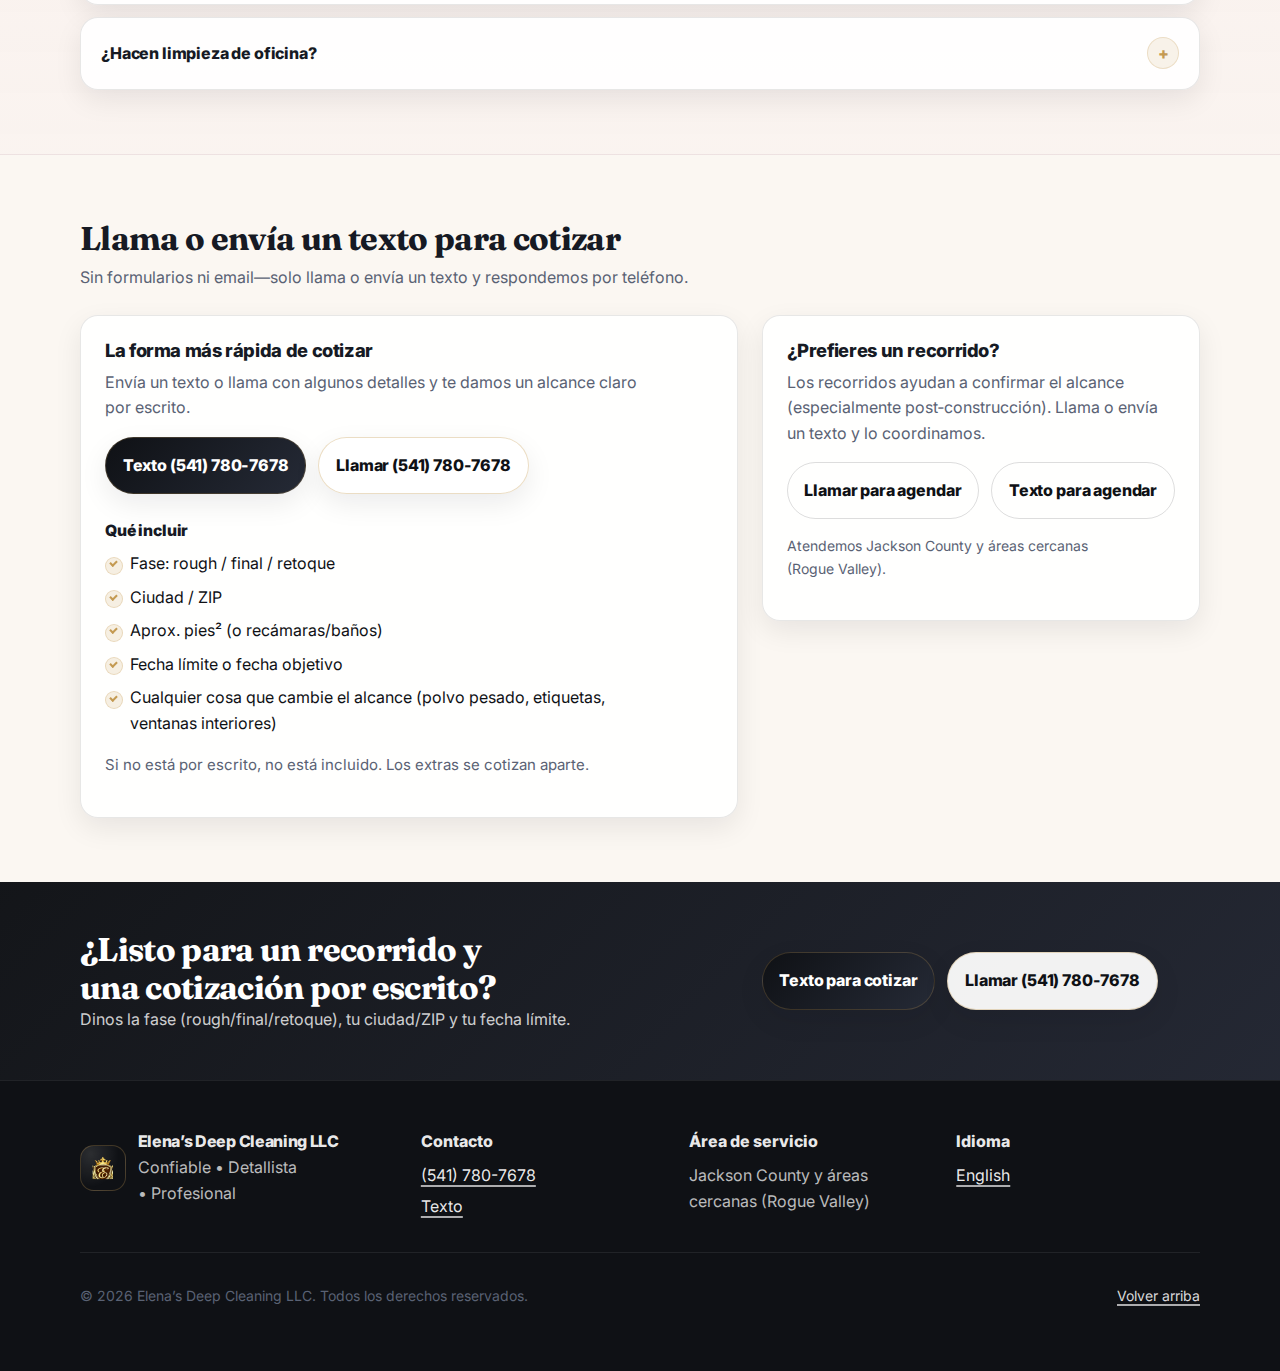
<file: index-es.html>
<!doctype html>
<html lang="es">
<head>
  <meta charset="utf-8" />
  <meta name="viewport" content="width=device-width, initial-scale=1" />

  <title>Limpieza profunda en Medford, OR | Especialistas post‑construcción | Elena’s Deep Cleaning LLC</title>
  <meta name="description" content="Limpieza profunda premium en Medford y el Rogue Valley. Especialistas en limpieza post‑construcción: rough clean, limpieza final y retoques (punch‑list). Llama o envía un texto para cotizar." />
  <link rel="canonical" href="https://elenadeepcleaning.com/index-es.html" />
  <link rel="alternate" hreflang="en" href="https://elenadeepcleaning.com/" />
  <link rel="alternate" hreflang="es" href="https://elenadeepcleaning.com/index-es.html" />

  <!-- Icons -->
  <link rel="icon" href="assets/favicon.png" />
  <link rel="apple-touch-icon" href="assets/apple-touch-icon.png" />

  <!-- Open Graph -->
  <meta property="og:title" content="Limpieza profunda en Medford, OR | Elena’s Deep Cleaning LLC" />
  <meta property="og:description" content="Limpieza profunda en Medford y el Rogue Valley, con rough clean, limpieza final y retoques post‑construcción. Alcance claro por escrito, checklist en cada trabajo y fotos al terminar." />
  <meta property="og:type" content="website" />
  <meta property="og:url" content="https://elenadeepcleaning.com/index-es.html" />
  <meta property="og:image" content="https://elenadeepcleaning.com/assets/logo-full.png" />
  <meta property="og:locale" content="es_US" />

  <meta name="theme-color" content="#0f1115" />

  <!-- Font (single Google font) -->
  <link rel="preconnect" href="https://fonts.googleapis.com">
  <link rel="preconnect" href="https://fonts.gstatic.com" crossorigin>
  <link href="https://fonts.googleapis.com/css2?family=Inter:wght@400;500;600;700;800&family=Fraunces:opsz,wght@9..144,600;9..144,700&display=swap" rel="stylesheet">

  <link rel="stylesheet" href="styles.css" />

  <!-- LocalBusiness Schema (no public address found in plan assets, so omitted) -->
  <script type="application/ld+json">
  {
    "@context": "https://schema.org",
    "@type": "LocalBusiness",
    "name": "Elena’s Deep Cleaning LLC",
    "url": "https://elenadeepcleaning.com/",
    "telephone": "+15417807678",
    "areaServed": [
      "Medford, OR",
      "Central Point, OR",
      "Jacksonville, OR",
      "Phoenix, OR",
      "Talent, OR",
      "Ashland, OR",
      "White City, OR",
      "Eagle Point, OR",
      "Gold Hill, OR",
      "Rogue River, OR",
      "Grants Pass, OR"
    ],
    "serviceType": [
      "Post-Construction Cleaning",
      "Rough Clean",
      "Limpieza final",
      "Touch-up Cleaning",
      "Move-in / Move-out Cleaning",
      "Small Office Cleaning (optional)"
    ]
  }
  </script>
</head>

<body>
  <a class="skip-link" href="#main">Saltar al contenido</a>

  <header class="site-header" data-header>
    <div class="container header-inner">
      <a class="brand" href="#top" aria-label="Elena’s Deep Cleaning LLC, inicio" data-menu-button aria-expanded="false" aria-controls="primary-nav">
        <!-- Header-safe compact logo treatment: gold mark on a dark plate for contrast -->
        <picture class="brand-mark" aria-hidden="true">
          <source srcset="assets/logo-mark.webp" type="image/webp" />
          <img class="brand-mark-img" src="assets/logo-mark.png" width="44" height="44" alt="" decoding="async" />
        </picture>
        <span class="brand-text">
          <span class="brand-name">Elena’s Deep Cleaning LLC</span>
          <span class="brand-tag">Post‑construcción y limpieza profunda</span>
        </span>
      </a>

      <nav id="primary-nav" class="nav" data-menu>
        <a href="#services">Servicios</a>
        <a href="#included">Qué incluye</a>
        <a href="#how-it-works">Cómo funciona</a>
        <a href="#service-area">Área de servicio</a>
        <a href="#reviews">Por qué nosotros</a>
        <a href="#faq">Preguntas</a>
        <a href="#contact">Contacto</a>

        <!-- Shown inside the mobile menu only -->
        <div class="nav-actions" aria-label="Quick actions">
          <a class="btn btn-primary btn-sm" href="#contact">Cotizar</a>
          <a class="btn btn-secondary btn-sm" href="tel:+15417807678">Llamar</a>
          <a class="btn btn-ghost btn-sm" href="sms:+15417807678">Texto</a>
        </div>
      </nav>

      <div class="header-cta">
        <a class="btn btn-primary btn-sm header-quote" href="#contact">Cotizar</a>
        <a class="icon-btn" href="tel:+15417807678" aria-label="Llamar (541) 780-7678">
          <svg viewBox="0 0 24 24" width="20" height="20" role="img" aria-hidden="true">
            <path d="M7 2h3l2 6-2 1c1 2.5 3.5 5 6 6l1-2 6 2v3c0 1-1 2-2 2C10 22 2 14 2 4c0-1 1-2 2-2h3z" fill="none" stroke="currentColor" stroke-width="1.7" stroke-linejoin="round"/>
          </svg>
        </a>
          <a class="icon-btn" href="sms:+15417807678" aria-label="Texto (541) 780-7678">
            <svg viewBox="0 0 24 24" width="18" height="18" role="img" aria-hidden="true">
              <path d="M21 15a4 4 0 0 1-4 4H8l-5 3V7a4 4 0 0 1 4-4h10a4 4 0 0 1 4 4z" fill="none" stroke="currentColor" stroke-width="1.7" stroke-linejoin="round"/>
              <path d="M7.5 8.8h9" fill="none" stroke="currentColor" stroke-width="1.7" stroke-linecap="round"/>
              <path d="M7.5 12h6.5" fill="none" stroke="currentColor" stroke-width="1.7" stroke-linecap="round"/>
            </svg>
          </a>
        <a class="icon-btn lang-btn" href="index.html" aria-label="View in English">EN</a>
      </div>
    </div>
  </header>

  <main id="main" tabindex="-1">
    <!-- A) Hero + CTAs -->
    <section class="hero" id="top">
      <div class="container hero-grid">
        <div class="hero-copy">
          <!-- Hero logo treatment: crisp, high-contrast lockup -->
          <div class="hero-lockup" aria-label="Elena’s Deep Cleaning LLC">
            <picture>
              <source srcset="assets/logo-full.webp 520w, assets/logo-full-small.webp 320w" sizes="(min-width: 860px) 280px, 240px" type="image/webp" />
              <img src="assets/logo-full.png" srcset="assets/logo-full.png 520w, assets/logo-full-small.png 320w" sizes="(min-width: 860px) 280px, 240px" width="520" height="405" alt="Elena’s Deep Cleaning LLC" loading="eager" decoding="async" />
            </picture>
          </div>

          <p class="pill" aria-label="Service area">Atendemos Jackson County y áreas cercanas</p>

          <h1>Limpieza profunda en Medford, OR</h1>

          <p class="lead">
            Limpieza <strong>post‑construcción</strong> y profunda, tranquila y detallista, para casas, remodelaciones y obras nuevas—con
            <strong>alcance claro por escrito</strong>, <strong>checklist en cada trabajo</strong> y <strong>fotos al terminar</strong>.
          </p>

          <div class="cta-stack" role="group" aria-label="Primary actions">
            <a class="btn btn-primary" href="sms:+15417807678">Texto para cotizar</a>
            <a class="btn btn-secondary" href="tel:+15417807678">Llamar (541) 780-7678</a>
          </div>
        </div>

        <div class="hero-media" aria-label="At-a-glance focus areas">
          <div class="gallery-card">
            <div class="gallery-head">
              <p class="gallery-kicker">En lo que nos enfocamos</p>
              <p class="gallery-sub">Control de polvo, detalles finos y entregas limpias—en rough cleans, limpiezas finales y retoques.</p>
            </div>

            <div class="gallery-grid" role="list">
              <figure class="gallery-item" role="listitem">
                
<div class="gallery-thumb" aria-hidden="true">
  <picture>
    <source srcset="assets/hero-floors.webp 720w, assets/hero-floors-sm.webp 360w" sizes="(min-width: 860px) 170px, 42vw" type="image/webp" />
    <img src="assets/hero-floors.jpg" srcset="assets/hero-floors.jpg 720w, assets/hero-floors-sm.jpg 360w" sizes="(min-width: 860px) 170px, 42vw" alt="" loading="eager" decoding="async" />
  </picture>
</div>
                <figcaption>
                  <span class="cap-title">Limpieza final</span>
                  <span class="cap-desc">Pisos + molduras, sin “velo”</span>
                </figcaption>
              </figure>

              <figure class="gallery-item" role="listitem">
                
<div class="gallery-thumb" aria-hidden="true">
  <picture>
    <source srcset="assets/hero-bath.webp 720w, assets/hero-bath-sm.webp 360w" sizes="(min-width: 860px) 170px, 42vw" type="image/webp" />
    <img src="assets/hero-bath.jpg" srcset="assets/hero-bath.jpg 720w, assets/hero-bath-sm.jpg 360w" sizes="(min-width: 860px) 170px, 42vw" alt="" loading="eager" decoding="async" />
  </picture>
</div>
                <figcaption>
                  <span class="cap-title">Cocinas y baños</span>
                  <span class="cap-desc">Detalle en zonas de alto contacto</span>
                </figcaption>
              </figure>

              <figure class="gallery-item" role="listitem">
                
<div class="gallery-thumb" aria-hidden="true">
  <picture>
    <source srcset="assets/hero-kitchen.webp 720w, assets/hero-kitchen-sm.webp 360w" sizes="(min-width: 860px) 170px, 42vw" type="image/webp" />
    <img src="assets/hero-kitchen.jpg" srcset="assets/hero-kitchen.jpg 720w, assets/hero-kitchen-sm.jpg 360w" sizes="(min-width: 860px) 170px, 42vw" alt="" loading="lazy" decoding="async" />
  </picture>
</div>
                <figcaption>
                  <span class="cap-title">Rough Clean</span>
                  <span class="cap-desc">Preparación con polvo y escombro</span>
                </figcaption>
              </figure>

              <figure class="gallery-item" role="listitem">
                
<div class="gallery-thumb" aria-hidden="true">
  <picture>
    <source srcset="assets/hero-touch.webp 720w, assets/hero-touch-sm.webp 360w" sizes="(min-width: 860px) 170px, 42vw" type="image/webp" />
    <img src="assets/hero-touch.jpg" srcset="assets/hero-touch.jpg 720w, assets/hero-touch-sm.jpg 360w" sizes="(min-width: 860px) 170px, 42vw" alt="" loading="lazy" decoding="async" />
  </picture>
</div>
                <figcaption>
                  <span class="cap-title">Retoques</span>
                  <span class="cap-desc">Visitas rápidas para punch‑lists</span>
                </figcaption>
              </figure>
            </div>

            <div class="gallery-foot">
              <a class="mini-link" href="sms:+15417807678">Texto para cotizar →</a>
            </div>
          </div>
        </div>
      </div>
    </section>

    <!-- B) Trust bar -->
    <section class="trust-bar" aria-label="Trust bar">
      <div class="container trust-inner">
        <ul class="trust-list">
          <li><strong>Confiable • Detallista • Profesional</strong></li>
          <li><strong>Alcance claro por escrito</strong><span class="trust-note">(sin sorpresas)</span></li>
          <li><strong>Checklist en cada trabajo</strong></li>
          <li><strong>Fotos</strong><span class="trust-note">al terminar</span></li>
          <li><strong>Control de polvo con HEPA</strong></li>
        </ul>
      </div>
    </section>

    <!-- C) Services (cards) -->
    <section class="section" id="services">
      <div class="container">
        <div class="section-head">
          <h2>Servicios</h2>
          <p class="subhead">Elige la fase que coincide con tu proyecto: rough, final o retoque. Si no está por escrito, no está incluido.</p>
        </div>

        <div class="card-grid">
          <details class="card service-card">
            <summary>
              <div class="service-summary">
                <h3>Limpieza final (Move‑In Ready)</h3>
                <p>Detalle de arriba a abajo para una entrega limpia.</p>
                <ul class="check">
                  <li>Cocinas, baños y molduras</li>
                  <li>Pisos terminados sin “velo”</li>
                  <li>Checklist + photo updates al terminar</li>
                </ul>
</div>
            </summary>
            <div class="service-body">
              <h4>Qué incluye (limpieza final típica)</h4>
              <ul class="bullet">
                <li>Control de polvo con HEPA, top‑to‑bottom wipe down of surfaces</li>
                <li>Molduras/zoclos/puertas (detalle para la entrega)</li>
                <li>Cocina: superficies limpias y pulidas (cubiertas, fregadero, frentes de gabinetes)</li>
                <li>Baños detallados (inodoro, regadera/tina, lavabo, accesorios, espejos)</li>
                <li>Pisos aspirados + trapeados para un acabado sin “velo”</li>
                <li>Revisión final con checklist + fotos de cierre</li>
              </ul>
              <p class="note">Extras como ventanas interiores, interiores de gabinetes y remoción pesada de etiquetas/adhesivo se cotizan aparte.</p>
            </div>
          </details>

          <details class="card service-card">
            <summary>
              <div class="service-summary">
                <h3>Rough Clean (Preparación)</h3>
                <p>Remoción de polvo y escombro antes del acabado final.</p>
                <ul class="check">
                  <li>Remoción de polvo pesado + escombro</li>
                  <li>Preparación para oficios</li>
                  <li>Control de polvo con HEPA</li>
                </ul>
</div>
            </summary>
            <div class="service-body">
              <h4>Qué incluye (rough clean típico)</h4>
              <ul class="bullet">
                <li>Recoger y embolsar escombro/basura suelta (retiro fuera del sitio se cotiza aparte)</li>
                <li>Aspirado con HEPA en pisos y superficies horizontales para reducir polvo</li>
                <li>Limpieza de puntos de contacto y superficies (preparación, no pulido final)</li>
                <li>Limpieza rápida de cocina + baño para preparar la fase final</li>
                <li>Pisos listos para trabajo (barridos/aspirados) para que el equipo continúe con seguridad</li>
              </ul>
              <p class="note">Ideal para obras activas. El detalle final normalmente se hace en la fase de limpieza final.</p>
            </div>
          </details>

          <details class="card service-card">
            <summary>
              <div class="service-summary">
                <h3>Retoque (Punch‑list)</h3>
                <p>Visitas rápidas cuando los oficios regresan.</p>
                <ul class="check">
                  <li>Polvo ligero después de visitas</li>
                  <li>Limpieza puntual de huellas</li>
                  <li>Programación rápida</li>
                </ul>
</div>
            </summary>
            <div class="service-body">
              <h4>Qué incluye (retoque típico)</h4>
              <ul class="bullet">
                <li>Polvo ligero en superficies horizontales + molduras</li>
                <li>Limpieza puntual de huellas/manchas en puertas, gabinetes y zonas de alto contacto</li>
                <li>Aspirado/trapeado rápido para quitar polvo que entra por el trabajo</li>
                <li>Refresco enfocado de cocina/baños según se necesite antes de la entrega</li>
              </ul>
              <p class="note">Perfecto para punch‑lists y regresos rápidos. Limpiezas más grandes se pueden cotizar como limpieza final.</p>
            </div>
          </details>

          <details class="card service-card">
            <summary>
              <div class="service-summary">
                <h3>Mudanza (Entrada/Salida)</h3>
                <p>Para espacios casi vacíos con alcance claro.</p>
                <ul class="check">
                  <li>Ideal para cambios de inquilino</li>
                  <li>Mejor cuando ya terminaron los oficios + polvo normal</li>
                  <li>Alcance claro por escrito</li>
                </ul>
</div>
            </summary>
            <div class="service-body">
              <h4>Qué incluye (mudanza típica)</h4>
              <ul class="bullet">
                <li>Detalle de cocina + baño (superficies, accesorios, fregaderos, frentes de gabinetes)</li>
                <li>Quitar polvo/limpiar superficies alcanzables</li>
                <li>Pisos aspirados + trapeados</li>
              </ul>
              <p class="note">Ventanas interiores, interiores de gabinetes y dentro de electrodomésticos se pueden agregar si se pide (se cotiza aparte).</p>
            </div>
          </details>

          <details class="card service-card card-muted">
            <summary>
              <div class="service-summary">
                <h3>Oficina pequeña (Opcional)</h3>
                <p>Disponible por solicitud si buscas estabilidad recurrente y el alcance es simple.</p>
                <ul class="check">
                  <li>Solo oficinas pequeñas (comercial ligero)</li>
                  <li>Alcances simples + checklists predecibles</li>
                  <li>Llama/envía texto para ver si encaja</li>
                </ul>
              </div>
            </summary>
            <div class="service-body">
              <h4>Qué incluye (oficina típica)</h4>
              <ul class="bullet">
                <li>Baños + área de descanso limpias</li>
                <li>Retiro de basura + limpieza de superficies (cuando estén despejadas)</li>
                <li>Pisos aspirados/trapeados</li>
              </ul>
              <p class="note">Mantenemos los alcances comerciales simples y por escrito—para que las expectativas sean claras.</p>
            </div>
          </details>
        </div>

        <p class="micro center">Cada trabajo se cotiza según el alcance y el nivel de polvo. Llama o envía texto para un recorrido y una cotización por escrito.</p>

        <div class="inline-cta" role="group" aria-label="Acciones para cotizar">
          <a class="btn btn-primary" href="sms:+15417807678">Texto para cotizar</a>
          <a class="btn btn-secondary" href="tel:+15417807678">Llamar (541) 780-7678</a>
        </div>
      </div>
    </section>

    <!-- D) What’s Included (checklist) -->
    <section class="section section-soft" id="included">
      <div class="container">
        <div class="section-head">
          <h2>Qué incluye</h2>
          <p class="subhead">Cada trabajo se hace con checklist, alcance claro y fotos al terminar.</p>
        </div>

        <div class="two-col">
          <div class="panel">
            <h3>Incluido en la mayoría de trabajos</h3>
            <ul class="check">
              <li>Alcance por escrito (qué incluye y qué no incluye)</li>
              <li>Checklist en cada trabajo</li>
              <li>Fotos al terminar</li>
              <li>Top‑to‑bottom dust control approach</li>
            </ul>
          </div>

          <div class="panel">
            <h3>Extras comunes (se cotizan aparte)</h3>
            <ul class="check">
              <li>Interior windows</li>
              <li>Cabinets (inside)</li>
              <li>Wall spot‑clean</li>
              <li>Sticker / residue removal</li>
            </ul>
            <p class="note">
              Polvo pesado, etiquetas/adhesivo más allá de cantidades ligeras y retiro de escombro/descarga se cotizan como extras cuando aplica.
            </p>
          </div>
        </div>
      </div>
    </section>

    <!-- E) How It Works (3 steps) -->
    <section class="section" id="how-it-works">
      <div class="container">
        <div class="section-head">
          <h2>Cómo funciona</h2>
          <p class="subhead">Simple, por escrito y repetible para que la entrega sea fluida.</p>
        </div>

        <ol class="steps">
          <li class="step">
            <div class="step-num" aria-hidden="true">1</div>
            <h3>Recorrido + alcance</h3>
            <p>Hacemos un recorrido rápido (en sitio o por teléfono). Confirmamos pies², nivel de polvo, fechas y la fase (rough/final/retoque).</p>
          </li>
          <li class="step">
            <div class="step-num" aria-hidden="true">2</div>
            <h3>Cotización por escrito</h3>
            <p>Recibes una cotización clara con lo que incluye, lo que no incluye y cualquier extra. Sin adivinanzas: todo queda por escrito.</p>
          </li>
          <li class="step">
            <div class="step-num" aria-hidden="true">3</div>
            <h3>Limpieza con checklist + fotos</h3>
            <p>Completamos el checklist y enviamos fotos al terminar para tu registro y la entrega al cliente. Se pueden programar retoques si regresan los oficios.</p>
          </li>
        </ol>
      </div>
    </section>

    <!-- F) Service Area -->
    <section class="section section-soft" id="service-area">
      <div class="container">
        <div class="section-head">
          <h2>Área de servicio</h2>
          <p class="subhead">Atendemos Jackson County y áreas cercanas (Rogue Valley).</p>
        </div>

        <div class="area-grid" role="list">
          <div class="area" role="listitem">Medford</div>
          <div class="area" role="listitem">Central Point</div>
          <div class="area" role="listitem">Jacksonville</div>
          <div class="area" role="listitem">Phoenix</div>
          <div class="area" role="listitem">Talent</div>
          <div class="area" role="listitem">Ashland</div>
          <div class="area" role="listitem">White City</div>
          <div class="area" role="listitem">Eagle Point</div>
          <div class="area" role="listitem">Gold Hill</div>
          <div class="area" role="listitem">Rogue River</div>
          <div class="area" role="listitem">Grants Pass</div>
        </div>

        <p class="micro center">
          ¿No estás seguro si llegamos? <a href="sms:+15417807678">Envía tu ciudad/ZIP por texto</a> y confirmamos.
        </p>
      </div>
    </section>

    <!-- G) Reviews/Testimonial section -->
    <section class="section" id="reviews">
      <div class="container">
        <div class="section-head">
          <h2>Por qué eligen a Elena’s</h2>
          <p class="subhead">Acabados de alta calidad, alcance claro y comunicación tranquila—para que tu entrega sea fácil.</p>
        </div>

        <div class="review-grid" aria-label="Razones por las que nos contratan">
          <article class="review">
            <h3>Alcance claro (por escrito)</h3>
            <p class="muted">Si no está por escrito, no está incluido—sin sorpresas.</p>
            <ul class="check check-compact">
              <li>Checklists por fase (rough / final / retoque)</li>
              <li>Extras cotizados por separado</li>
              <li>Fotos al terminar</li>
            </ul>
          </article>

          <article class="review">
            <h3>Detalle que se ve bien en fotos</h3>
            <p class="muted">Lo pequeño importa—especialmente en la entrega.</p>
            <ul class="check check-compact">
              <li>Molduras, zoclos, puertas y zonas de alto contacto</li>
              <li>Pisos terminados para un acabado sin “velo”</li>
              <li>Cocinas + baños pulidos, listos para mudarse</li>
            </ul>
          </article>

          <article class="review">
            <h3>Preparación para oficios + retoques rápidos</h3>
            <p class="muted">Hecho para obras nuevas, remodelaciones y visitas rápidas.</p>
            <ul class="check check-compact">
              <li>Control de polvo con HEPA</li>
              <li>Programación flexible cuando regresan los oficios</li>
              <li>Comunicación por llamada/texto para actualizaciones rápidas</li>
            </ul>
          </article>
        </div>

        <p class="micro center">Cada trabajo se cotiza según el alcance y el nivel de polvo. Llama o envía texto para un recorrido y una cotización por escrito.</p>

        <div class="inline-cta" role="group" aria-label="Acciones para cotizar">
          <a class="btn btn-primary" href="sms:+15417807678">Texto para cotizar</a>
          <a class="btn btn-secondary" href="tel:+15417807678">Llamar (541) 780-7678</a>
        </div>
      </div>
    </section>

    <!-- H) FAQ -->
    <section class="section section-soft" id="faq">
      <div class="container">
        <div class="section-head">
          <h2>Preguntas</h2>
          <p class="subhead">Respuestas rápidas sobre post‑construcción, mudanzas y retoques.</p>
        </div>

        <div class="faq">
          <details>
            <summary>¿En qué tipo de limpieza se especializan?</summary>
            <div class="faq-body">
              <p>Limpieza post‑construcción: rough clean, limpieza final y retoques (punch‑list). También cotizamos limpieza de mudanza cuando el espacio está casi vacío y el alcance es claro.</p>
            </div>
          </details>

          <details>
            <summary>¿Ofrecen fases rough, final y retoque?</summary>
            <div class="faq-body">
              <p>Sí. Rough clean es la preparación inicial de polvo/escombro, la limpieza final es detalle listo para mudarse y los retoques son visitas rápidas después del punch‑list.</p>
            </div>
          </details>

          <details>
            <summary>¿Cómo calculan el precio?</summary>
            <div class="faq-body">
              <p>Cada trabajo se cotiza según el alcance, el nivel de polvo y tu fecha límite. Te damos una cotización por escrito con lo que incluye y cualquier extra—para que no haya sorpresas.</p>
            </div>
          </details>

          <details>
            <summary>¿Qué incluye y qué se cotiza aparte?</summary>
            <div class="faq-body">
              <p>Usamos checklists y mantenemos el alcance claro por escrito. Extras comunes incluyen ventanas interiores, interiores de gabinetes, limpieza puntual en paredes y remoción de etiquetas/residuos—se cotiza aparte.</p>
            </div>
          </details>

          <details>
            <summary>¿Envían fotos al terminar?</summary>
            <div class="faq-body">
              <p>Sí, hay fotos al terminar para documentar el cierre y entregar al cliente.</p>
            </div>
          </details>

          <details>
            <summary>¿Trabajan con oficios activos?</summary>
            <div class="faq-body">
              <p>Podemos hacer rough cleans de preparación y regresar para limpieza final/retoques conforme cambian los tiempos. La clave es un alcance claro por escrito para la fase que necesitas.</p>
            </div>
          </details>

          <details>
            <summary>¿Qué tan rápido pueden programar retoques?</summary>
            <div class="faq-body">
              <p>Los retoques están pensados para regresos rápidos. Comparte tu fecha y confirmamos disponibilidad y un alcance por escrito.</p>
            </div>
          </details>

          <details>
            <summary>¿Retiran escombro o hacen viajes al basurero?</summary>
            <div class="faq-body">
              <p>El retiro de escombro/descarga se puede agregar cuando se necesite y se cotiza aparte para mantener el alcance claro.</p>
            </div>
          </details>

          <details>
            <summary>¿Qué necesitan para cotizar con precisión?</summary>
            <div class="faq-body">
              <p>Pies² (o número de recámaras/baños), nivel de polvo, fase del proyecto y tu fecha límite. Alcance claro por escrito—sin sorpresas.</p>
            </div>
          </details>

          <details>
            <summary>¿Hacen limpieza de oficina?</summary>
            <div class="faq-body">
              <p>Oficina pequeña/comercial ligero se puede considerar por solicitud si buscas estabilidad recurrente y la programación encaja.</p>
            </div>
          </details>
        </div>
      </div>
    </section>

    <!-- I) Contact (Call/Text only) -->
    <section class="section" id="contact">
      <div class="container">
        <div class="section-head">
          <h2>Llama o envía un texto para cotizar</h2>
          <p class="subhead">Sin formularios ni email—solo llama o envía un texto y respondemos por teléfono.</p>
        </div>

        <div class="contact-grid">
          <div class="panel">
            <h3>La forma más rápida de cotizar</h3>
            <p class="muted">Envía un texto o llama con algunos detalles y te damos un alcance claro por escrito.</p>

            <div class="contact-actions" role="group" aria-label="Acciones de contacto">
              <a class="btn btn-primary" href="sms:+15417807678">Texto (541) 780-7678</a>
              <a class="btn btn-secondary" href="tel:+15417807678">Llamar (541) 780-7678</a>
            </div>

            <h4 class="contact-sub">Qué incluir</h4>
            <ul class="check">
              <li>Fase: rough / final / retoque</li>
              <li>Ciudad / ZIP</li>
              <li>Aprox. pies² (o recámaras/baños)</li>
              <li>Fecha límite o fecha objetivo</li>
              <li>Cualquier cosa que cambie el alcance (polvo pesado, etiquetas, ventanas interiores)</li>
            </ul>

            <p class="note">Si no está por escrito, no está incluido. Los extras se cotizan aparte.</p>
          </div>

          <div class="panel">
            <h3>¿Prefieres un recorrido?</h3>
            <p class="muted">Los recorridos ayudan a confirmar el alcance (especialmente post‑construcción). Llama o envía un texto y lo coordinamos.</p>

            <div class="contact-actions" role="group" aria-label="Acciones de recorrido">
              <a class="btn btn-ghost" href="tel:+15417807678">Llamar para agendar</a>
              <a class="btn btn-ghost" href="sms:+15417807678">Texto para agendar</a>
            </div>

            <p class="micro">Atendemos Jackson County y áreas cercanas (Rogue Valley).</p>
          </div>
        </div>
      </div>
    </section>

    <!-- J) Final CTA band + Footer -->
    <section class="cta-band" aria-label="Llamado final a la acción">
      <div class="container cta-band-inner">
        <div>
          <h2>¿Listo para un recorrido y una cotización por escrito?</h2>
          <p>Dinos la fase (rough/final/retoque), tu ciudad/ZIP y tu fecha límite.</p>
        </div>
        <div class="cta-row" role="group" aria-label="Acciones finales">
          <a class="btn btn-primary" href="sms:+15417807678">Texto para cotizar</a>
          <a class="btn btn-secondary" href="tel:+15417807678">Llamar (541) 780-7678</a>
        </div>
      </div>
    </section>

    <footer class="footer" role="contentinfo">
      <div class="container footer-grid">
        <div>
          <div class="footer-brand">
            <picture class="footer-mark" aria-hidden="true">
              <source srcset="assets/logo-mark.webp" type="image/webp" />
              <img class="footer-mark-img" src="assets/logo-mark.png" width="44" height="44" alt="" loading="lazy" decoding="async" />
            </picture>
            <div>
              <div class="footer-name">Elena’s Deep Cleaning LLC</div>
              <p class="muted">Confiable • Detallista • Profesional</p>
            </div>
          </div>
        </div>

        <div>
          <div class="footer-title">Contacto</div>
          <div class="footer-links">
            <a href="tel:+15417807678">(541) 780-7678</a>
            <a href="sms:+15417807678">Texto</a>
          </div>
        </div>

        <div>
          <div class="footer-title">Área de servicio</div>
          <p class="muted">Jackson County y áreas cercanas (Rogue Valley)</p>
        </div>

        <div>
          <div class="footer-title">Idioma</div>
          <p class="muted"><a class="footer-lang" href="index.html">English</a></p>
        </div>
      </div>

      <div class="container footer-bottom">
        <p class="micro">© <span data-year></span> Elena’s Deep Cleaning LLC. Todos los derechos reservados.</p>
        <p class="micro"><a href="#top">Volver arriba</a></p>
      </div>
    </footer>
  </main>

  <!-- Mobile sticky CTA bar -->
  <div class="mobile-bar" role="region" aria-label="Quick actions">
    <a class="mb-btn" href="tel:+15417807678" aria-label="Llamar">
      <span class="mb-ic" aria-hidden="true">
        <svg viewBox="0 0 24 24" width="18" height="18" role="img" aria-hidden="true">
          <path d="M7 2h3l2 6-2 1c1 2.5 3.5 5 6 6l1-2 6 2v3c0 1-1 2-2 2C10 22 2 14 2 4c0-1 1-2 2-2h3z" fill="none" stroke="currentColor" stroke-width="1.7" stroke-linejoin="round"/>
        </svg>
      </span>
      <span>Llamar</span>
    </a>
    <a class="mb-btn" href="sms:+15417807678" aria-label="Texto">
      <span class="mb-ic" aria-hidden="true">
        <svg viewBox="0 0 24 24" width="18" height="18" role="img" aria-hidden="true">
          <path d="M21 15a4 4 0 0 1-4 4H8l-5 3V7a4 4 0 0 1 4-4h10a4 4 0 0 1 4 4z" fill="none" stroke="currentColor" stroke-width="1.7" stroke-linejoin="round"/>
          <path d="M7.5 8.8h9" fill="none" stroke="currentColor" stroke-width="1.7" stroke-linecap="round"/>
          <path d="M7.5 12h6.5" fill="none" stroke="currentColor" stroke-width="1.7" stroke-linecap="round"/>
        </svg>
      </span>
      <span>Texto</span>
    </a>
    <a class="mb-btn mb-primary" href="#contact" aria-label="Cotizar">Cotizar</a>
  </div>

  <script src="script.js" defer></script>
</body>
</html>
</file>
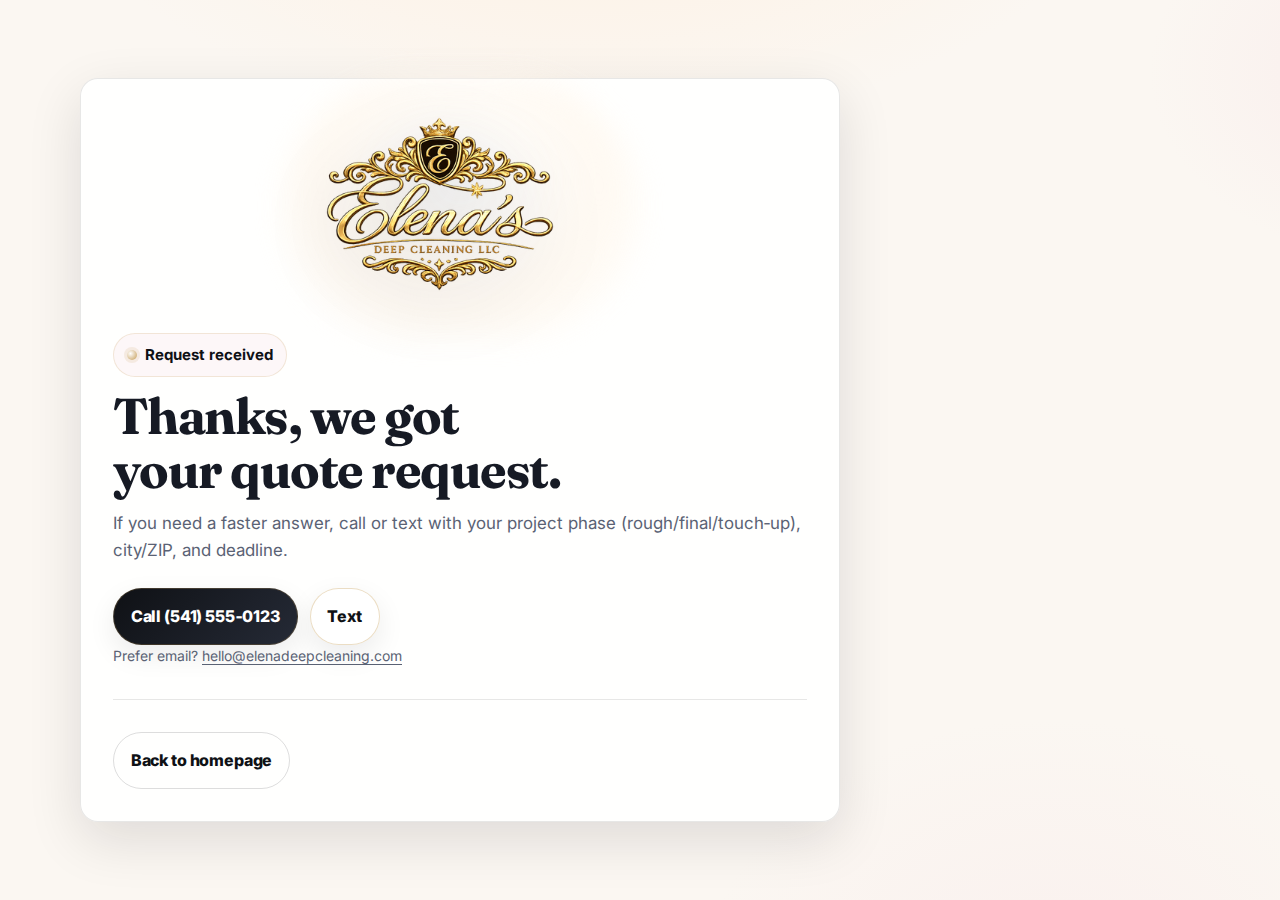
<file: thanks.html>
<!doctype html>
<html lang="en">
<head>
  <meta charset="utf-8" />
  <meta name="viewport" content="width=device-width, initial-scale=1" />
  <title>Thanks! | Elena’s Deep Cleaning LLC</title>
  <meta name="robots" content="noindex, nofollow" />

  <link rel="icon" href="assets/favicon.png" />
  <link rel="apple-touch-icon" href="assets/apple-touch-icon.png" />

  <!-- Font (single Google font) -->
  <link rel="preconnect" href="https://fonts.googleapis.com">
  <link rel="preconnect" href="https://fonts.gstatic.com" crossorigin>
  <link href="https://fonts.googleapis.com/css2?family=Inter:wght@400;500;600;700;800&family=Fraunces:opsz,wght@9..144,600;9..144,700&display=swap" rel="stylesheet">

  <link rel="stylesheet" href="styles.css" />
</head>
<body>
  <a class="skip-link" href="#main">Skip to content</a>

  <main id="main" class="thanks" tabindex="-1">
    <div class="container">
      <div class="thanks-card">
        <div class="thanks-brand" aria-label="Elena’s Deep Cleaning LLC">
          <div class="hero-lockup">
            <picture>
              <source srcset="assets/logo-full.webp 520w, assets/logo-full-small.webp 320w" sizes="(min-width: 520px) 260px, 220px" type="image/webp" />
              <img src="assets/logo-full.png" srcset="assets/logo-full.png 520w, assets/logo-full-small.png 320w" sizes="(min-width: 520px) 260px, 220px" width="520" height="349" alt="Elena’s Deep Cleaning LLC" loading="eager" decoding="async" />
            </picture>
          </div>
        </div>

        <p class="pill"><span class="dot" aria-hidden="true"></span> Request received</p>
        <h1>Thanks, we got your quote request.</h1>
        <p class="lead">
          If you need a faster answer, call or text with your project phase (rough/final/touch‑up),
          city/ZIP, and deadline.
        </p>

        <div class="cta-row" role="group" aria-label="Quick actions">
          <a class="btn btn-primary" href="tel:+15415550123">Call (541) 555‑0123</a>
          <a class="btn btn-secondary" href="sms:+15415550123">Text</a>
        </div>

        <p class="micro">
          Prefer email? <a href="mailto:hello@elenadeepcleaning.com">hello@elenadeepcleaning.com</a>
        </p>

        <hr />

        <a class="btn btn-ghost" href="/index.html">Back to homepage</a>
      </div>
    </div>
  </main>

  <script src="script.js" defer></script>
</body>
</html>
</file>
<file: styles.css>
:root {
  /* -------------------------------------------------------------------------- */
  /* Micro design system: tokens                                                */
  /* -------------------------------------------------------------------------- */

  /* Layout */
  --container-max: 1120px;
  --gutter: clamp(1rem, 3vw, 1.5rem);
  --scroll-offset: 96px;

  /* Spacing scale (16/24/32/48/72 with supporting steps) */
  --space-1: 0.25rem;  /* 4 */
  --space-2: 0.5rem;   /* 8 */
  --space-3: 0.75rem;  /* 12 */
  --space-4: 1rem;     /* 16 */
  --space-5: 1.5rem;   /* 24 */
  --space-6: 2rem;     /* 32 */
  --space-7: 3rem;     /* 48 */
  --space-8: 4.5rem;   /* 72 */

  --section-y: clamp(2.5rem, 5vw, 4.5rem);

  /* Radius */
  --radius-sm: 0.875rem; /* 14 */
  --radius-md: 1.125rem; /* 18 */
  --radius-lg: 1.25rem;  /* 20 */
  --radius-pill: 999px;

  /* Type */
  --font-sans: Inter, system-ui, -apple-system, Segoe UI, Roboto, Arial, sans-serif;
  --font-serif: Fraunces, ui-serif, Georgia, "Times New Roman", Times, serif;

  --fs-h1: clamp(2.05rem, 5.2vw, 3.15rem);
  --fs-h2: clamp(1.55rem, 2.8vw, 2.05rem);
  --fs-h3: 1.15rem;
  --fs-body: 1rem;
  --fs-small: 0.9375rem;
  --fs-micro: 0.875rem;

  --lh-tight: 1.08;
  --lh-title: 1.18;
  --lh-body: 1.6;

  --measure: 68ch;

  /* Color */
  --ink: #0f1115;
  --text: #161a24;
  --muted: #5a6274;

  --bg: #fbf7f2;
  --bg-soft: rgba(242, 198, 212, 0.16);

  --surface: #ffffff;
  --surface-glass: rgba(255, 255, 255, 0.86);

  --border: rgba(15, 17, 21, 0.10);
  --border-strong: rgba(15, 17, 21, 0.14);

  --accent: #c49a52;
  --accent-ink: #b8893f;
  --accent-soft: rgba(196, 154, 82, 0.16);

  --focus-ring: rgba(196, 154, 82, 0.58);

  /* Elevation */
  --shadow-sm: 0 10px 28px rgba(15, 17, 21, 0.08);
  --shadow: 0 18px 54px rgba(15, 17, 21, 0.12);

  /* Gradients */
  --grad-hero: radial-gradient(920px 520px at 46% -20%, rgba(255, 238, 220, 0.82), transparent 60%),
    radial-gradient(460px 320px at 112% 8%, rgba(242, 198, 212, 0.22), transparent 62%),
    radial-gradient(540px 420px at 82% 110%, rgba(242, 198, 212, 0.14), transparent 65%);

  /* Mobile: keep pink as an accent, keep the logo area warm/neutral */
  --grad-hero-mobile: radial-gradient(920px 560px at 50% -28%, rgba(255, 238, 220, 0.88), transparent 65%),
    radial-gradient(600px 420px at 50% 125%, rgba(242, 198, 212, 0.14), transparent 65%);

  --grad-dark: linear-gradient(135deg, #0f1115, #252a36);
}

/* -------------------------------------------------------------------------- */
/* Base                                                                          */
/* -------------------------------------------------------------------------- */

* {
  box-sizing: border-box;
}

html {
  scroll-behavior: smooth;
  scroll-padding-top: var(--scroll-offset);
}

body {
  margin: 0;
  font-family: var(--font-sans);
  font-size: var(--fs-body);
  line-height: var(--lh-body);
  color: var(--text);
  background: var(--grad-hero), var(--bg);
}

img {
  max-width: 100%;
  height: auto;
}

a {
  color: inherit;
  text-decoration-thickness: 0.08em;
  text-underline-offset: 0.18em;
}

a:hover {
  color: var(--ink);
}

p {
  margin: 0 0 var(--space-4);
}

/*
  Mobile-first typography polish:
  - balance headings to avoid awkward one-word lines
  - make paragraphs/lists wrap more naturally when supported
*/

p,
li,
summary {
  text-wrap: pretty;
}

h1,
h2,
h3 {
  margin: 0;
  line-height: var(--lh-title);
  letter-spacing: -0.02em;
}

h1,
h2 {
  font-family: var(--font-serif);
  font-weight: 700;
}

h3 {
  font-weight: 800;
}

h1 {
  font-size: var(--fs-h1);
  line-height: var(--lh-tight);
  letter-spacing: -0.03em;
  text-wrap: balance;
}

h2,
h3 {
  text-wrap: balance;
}

h2 {
  font-size: var(--fs-h2);
}

h3 {
  font-size: var(--fs-h3);
}

.container {
  width: min(var(--container-max), calc(100% - (var(--gutter) * 2)));
  margin-inline: auto;
}

/* Anchor targets (hash links) */
section[id] {
  scroll-margin-top: var(--scroll-offset);
}

.center {
  text-align: center;
}

.muted {
  color: var(--muted);
}

.micro {
  font-size: var(--fs-micro);
  color: var(--muted);
}

.sep {
  margin: 0 var(--space-2);
  color: rgba(90, 98, 116, 0.55);
}

/* -------------------------------------------------------------------------- */
/* Accessibility                                                                 */
/* -------------------------------------------------------------------------- */

.skip-link {
  position: absolute;
  left: -999px;
  top: auto;
  width: 1px;
  height: 1px;
  overflow: hidden;
}

.skip-link:focus {
  left: var(--gutter);
  top: var(--space-4);
  width: auto;
  height: auto;
  padding: var(--space-3) var(--space-4);
  background: var(--surface);
  border: 1px solid var(--border);
  border-radius: var(--radius-sm);
  z-index: 9999;
  box-shadow: var(--shadow-sm);
}

:focus-visible {
  outline: 3px solid var(--focus-ring);
  outline-offset: 3px;
  border-radius: var(--radius-sm);
}

.sr-only {
  position: absolute !important;
  width: 1px;
  height: 1px;
  padding: 0;
  margin: -1px;
  overflow: hidden;
  clip: rect(0, 0, 0, 0);
  white-space: nowrap;
  border: 0;
}

@media (prefers-reduced-motion: reduce) {
  html {
    scroll-behavior: auto;
  }

  *,
  *::before,
  *::after {
    transition-duration: 0.001ms !important;
    animation-duration: 0.001ms !important;
    animation-iteration-count: 1 !important;
    scroll-behavior: auto !important;
  }
}

/* -------------------------------------------------------------------------- */
/* Header                                                                        */
/* -------------------------------------------------------------------------- */

.site-header {
  position: sticky;
  top: 0;
  z-index: 1000;
  background: rgba(251, 247, 242, 0.86);
  backdrop-filter: blur(10px);
  border-bottom: 1px solid rgba(15, 17, 21, 0.08);
}

.header-inner {
  display: flex;
  align-items: center;
  justify-content: space-between;
  gap: var(--space-3);
  padding: var(--space-3) 0;
}

.brand {
  display: flex;
  align-items: center;
  gap: var(--space-3);
  text-decoration: none;
  min-width: 0;
}

.brand-mark {
  display: grid;
  place-items: center;
  width: 44px;
  height: 44px;
  border-radius: var(--radius-pill);
  overflow: hidden;
  padding: 0;
  background: radial-gradient(120% 120% at 30% 18%, rgba(255, 255, 255, 0.16), rgba(255, 255, 255, 0) 52%),
    linear-gradient(180deg, #0f1115, #1b1f2a);
  border: 1px solid rgba(196, 154, 82, 0.38);
  box-shadow: 0 14px 30px rgba(15, 17, 21, 0.16);
}

.brand-mark img {
  width: 100%;
  height: 100%;
  object-fit: contain;
  object-position: center;
  padding: 6px;
}

.brand-mark-img {
  transform: none;
}

.brand-text {
  display: flex;
  flex-direction: column;
  line-height: 1.08;
  min-width: 0;
}

.brand-name {
  font-weight: 800;
  letter-spacing: -0.02em;
  font-size: 0.98rem;
  white-space: nowrap;
  overflow: hidden;
  text-overflow: ellipsis;
}

.brand-tag {
  font-size: 0.8rem;
  color: var(--muted);
  white-space: nowrap;
  overflow: hidden;
  text-overflow: ellipsis;
}

.nav {
  display: none;
  gap: var(--space-4);
  align-items: center;
}

.nav a {
  text-decoration: none;
  color: var(--muted);
  font-weight: 600;
  padding: 0.4rem 0.15rem;
  border-radius: 10px;
}

.nav a:hover {
  color: var(--ink);
}

.nav a[aria-current="true"] {
  color: var(--ink);
}

.nav-actions {
  display: none;
}

.header-cta {
  display: flex;
  align-items: center;
  gap: var(--space-2);
}

.is-top .header-quote {
  display: none;
}

/* Keep the sticky quote button from wrapping “Get a Quote” */
.header-quote {
  white-space: nowrap;
  flex: 0 0 auto;
}

.icon-btn {
  display: grid;
  place-items: center;
  width: 44px;
  height: 44px;
  border-radius: var(--radius-pill);
  border: 1px solid var(--border);
  background: rgba(255, 255, 255, 0.92);
  box-shadow: var(--shadow-sm);
  text-decoration: none;
  color: var(--ink);
}

.menu-btn {
  border: 1px solid var(--border);
  background: rgba(255, 255, 255, 0.92);
  width: 46px;
  height: 46px;
  border-radius: var(--radius-sm);
  box-shadow: var(--shadow-sm);
  display: grid;
  place-items: center;
}

.menu-icon {
  width: 18px;
  height: 2px;
  background: var(--ink);
  border-radius: var(--radius-pill);
  position: relative;
}

.menu-icon::before,
.menu-icon::after {
  content: "";
  position: absolute;
  left: 0;
  width: 18px;
  height: 2px;
  background: var(--ink);
  border-radius: var(--radius-pill);
}

.menu-icon::before {
  top: -6px;
}

.menu-icon::after {
  top: 6px;
}

.menu-open .nav {
  position: absolute;
  right: var(--gutter);
  top: 72px;
  display: flex;
  flex-direction: column;
  align-items: stretch;
  gap: 0.2rem;
  padding: var(--space-4);
  border-radius: var(--radius-md);
  background: rgba(255, 255, 255, 0.96);
  border: 1px solid var(--border);
  box-shadow: var(--shadow);
  width: min(340px, calc(100vw - (var(--gutter) * 2)));
}

.menu-open .nav a {
  width: 100%;
  padding: 0.7rem 0.65rem;
  border-radius: var(--radius-sm);
}

.menu-open .nav a:hover {
  background: rgba(242, 198, 212, 0.14);
}

.menu-open .nav-actions {
  display: grid;
  gap: var(--space-3);
  margin-top: var(--space-3);
  padding-top: var(--space-4);
  border-top: 1px solid rgba(15, 17, 21, 0.08);
}

@media (max-width: 760px) {
  /* Use a warmer hero background on mobile so the gold logo pops */
  body {
    background: var(--grad-hero-mobile), var(--bg);
  }

  /* Mobile header: logo LEFT (also acts as the menu button), language toggle right */
  .header-inner {
    display: flex;
    align-items: center;
    justify-content: space-between;
    gap: var(--space-2);
    padding: 0.65rem 0;
  }

  .brand {
    gap: 0;
  }

  .brand-text {
    display: none;
  }

  .brand-mark {
    width: 42px;
    height: 42px;
  }

  .header-cta {
    gap: var(--space-2);
  }

  /* Call/Text live in the sticky bottom bar on mobile; hide header duplicates */
  .header-cta a.icon-btn[href^="tel:"],
  .header-cta a.icon-btn[href^="sms:"] {
    display: none;
  }

  /* The sticky bottom bar already has “Get a Quote” */
  .header-quote {
    display: none !important;
  }

  .icon-btn {
    width: 42px;
    height: 42px;
  }

  /* Make the dropdown menu align to the header nicely */
  .menu-open .nav {
    top: calc(100% + 12px);
    left: var(--gutter);
    right: var(--gutter);
    width: auto;
  }
}

/* -------------------------------------------------------------------------- */
/* Buttons                                                                       */
/* -------------------------------------------------------------------------- */

.btn {
  display: inline-flex;
  align-items: center;
  justify-content: center;
  gap: var(--space-2);
  min-height: 44px;
  padding: 0.92rem 1.05rem;
  border-radius: var(--radius-pill);
  border: 1px solid transparent;
  text-decoration: none;
  font-weight: 800;
  letter-spacing: -0.01em;
  box-shadow: var(--shadow-sm);
  transition: transform 120ms ease, box-shadow 120ms ease, background 120ms ease, border-color 120ms ease,
    opacity 120ms ease;
  user-select: none;
}

.btn:hover {
  box-shadow: 0 18px 40px rgba(15, 17, 21, 0.12);
}

.btn:active {
  transform: translateY(1px);
  box-shadow: 0 10px 26px rgba(15, 17, 21, 0.12);
}

.btn-primary {
  background: var(--grad-dark);
  color: #ffffff;
  border-color: rgba(196, 154, 82, 0.24);
}

.btn-primary:hover {
  border-color: rgba(196, 154, 82, 0.42);
}

.btn-secondary {
  background: rgba(255, 255, 255, 0.94);
  border-color: rgba(196, 154, 82, 0.34);
  color: var(--ink);
}

.btn-secondary:hover {
  border-color: rgba(196, 154, 82, 0.54);
}

.btn-ghost {
  background: transparent;
  border-color: rgba(15, 17, 21, 0.14);
  color: var(--ink);
  box-shadow: none;
}

.btn-sm {
  padding: 0.65rem 0.9rem;
  min-height: 40px;
  font-size: 0.94rem;
}

.inline-cta {
  display: flex;
  flex-wrap: wrap;
  gap: var(--space-3);
  margin-top: var(--space-5);
}

@media (max-width: 520px) {
  /* Stack section CTAs to keep typography and rhythm clean on small screens */
  .inline-cta,
  .cta-row {
    flex-direction: column;
    align-items: stretch;
  }

  .inline-cta .btn,
  .cta-row .btn {
    width: 100%;
  }

  /* Quote form actions: prevent cramped side-by-side text + button layouts */
  .form-actions {
    flex-direction: column;
    align-items: stretch;
  }

  .form-actions .btn {
    width: 100%;
  }
}

/* -------------------------------------------------------------------------- */
/* Hero                                                                          */
/* -------------------------------------------------------------------------- */

.hero {
  padding: var(--space-5) 0 var(--space-6);
}

.hero-grid {
  display: grid;
  gap: var(--space-6);
}

.hero-copy {
  max-width: var(--measure);
}

.hero-lockup {
  position: relative;
  isolation: isolate;
  display: inline-block;
  width: fit-content;
  max-width: 100%;
  margin-bottom: var(--space-4);
  padding: 0;
  border: 0;
  border-radius: 0;
  background: transparent;
  box-shadow: none;
}

.hero-lockup::before {
  content: "";
  position: absolute;
  inset: -18% -14% -22% -14%;
  border-radius: 999px;
  /* Softer halo (less ring contrast) so the ornate gold logo stays crisp */
  background: radial-gradient(ellipse at 50% 40%, rgba(255, 255, 255, 0.96) 0%, rgba(255, 244, 230, 0.62) 56%, rgba(255, 244, 230, 0) 100%);
  filter: blur(14px);
  opacity: 0.82;
  z-index: -1;
}


.hero-lockup picture {
  display: block;
  width: min(280px, 82vw);
}


.hero-lockup img {
  display: block;
  width: 100%;
  height: auto;
  filter: drop-shadow(0 18px 34px rgba(15, 17, 21, 0.14));
}

/* Center the ornate hero logo on stacked layouts (mobile/tablet) */
@media (max-width: 860px) {
  .hero-lockup {
    display: block;
    margin-inline: auto;
  }
}


.pill {
  display: inline-flex;
  align-items: center;
  gap: var(--space-2);
  margin: 0 0 var(--space-3);
  padding: 0.55rem 0.8rem;
  border-radius: var(--radius-pill);
  border: 1px solid rgba(196, 154, 82, 0.20);
  background: rgba(242, 198, 212, 0.14);
  color: var(--ink);
  font-weight: 700;
  font-size: var(--fs-small);
  max-width: 100%;
  justify-content: center;
  text-align: center;
  text-wrap: balance;
}

/* Split pill (area • hours) so mobile wrapping looks intentional */
.pill-split .pill-area,
.pill-split .pill-hours {
  white-space: nowrap;
}

@media (max-width: 560px) {
  .pill-split {
    flex-wrap: wrap;
    row-gap: 0.35rem;
    padding: 0.65rem 0.95rem;
  }

  .pill-split .pill-area,
  .pill-split .pill-hours {
    white-space: normal;
  }

  .pill-split .pill-area {
    flex-basis: 100%;
  }

  .pill-split .pill-sep {
    display: none;
  }
}

.dot {
  width: 10px;
  height: 10px;
  border-radius: var(--radius-pill);
  background: radial-gradient(circle at 35% 35%, rgba(255, 255, 255, 0.9), var(--accent));
  box-shadow: 0 0 0 3px rgba(196, 154, 82, 0.14);
}

.eyebrow {
  margin: var(--space-4) 0 var(--space-2);
  color: var(--ink);
  font-weight: 700;
  font-size: 0.98rem;
}

.eyebrow::before {
  content: "";
  display: inline-block;
  width: 0.55rem;
  height: 0.55rem;
  border-radius: var(--radius-pill);
  background: radial-gradient(circle at 35% 35%, rgba(255, 255, 255, 0.9), var(--accent));
  box-shadow: 0 0 0 3px rgba(196, 154, 82, 0.12);
  margin-right: 0.55rem;
  transform: translateY(-1px);
}

.lead {
  font-size: 1.06rem;
  color: var(--muted);
  margin: var(--space-3) 0 var(--space-5);
}

.cta-stack {
  display: flex;
  flex-direction: column;
  align-items: flex-start;
  gap: var(--space-3);
}

.cta-stack .btn {
  width: 100%;
}

.hero-media {
  display: grid;
}

/* Gallery preview (intentional placeholders) */
.gallery-card {
  border-radius: var(--radius-md);
  border: 1px solid var(--border);
  background: rgba(255, 255, 255, 0.88);
  box-shadow: var(--shadow);
  overflow: hidden;
}

.gallery-head {
  padding: var(--space-5) var(--space-5) var(--space-4);
  border-bottom: 1px solid rgba(15, 17, 21, 0.08);
  background: linear-gradient(180deg, rgba(255, 255, 255, 0.74), rgba(242, 198, 212, 0.14));
}

.gallery-kicker {
  margin: 0;
  font-size: 0.78rem;
  letter-spacing: 0.14em;
  text-transform: uppercase;
  color: var(--muted);
  font-weight: 800;
}

.gallery-sub {
  margin: var(--space-2) 0 0;
  color: var(--ink);
  font-weight: 600;
}

.gallery-grid {
  display: grid;
  grid-template-columns: 1fr 1fr;
  gap: var(--space-4);
  padding: var(--space-5);
}

.gallery-item {
  margin: 0;
}

.gallery-item:hover .gallery-thumb img {
  transform: scale(1.06);
}

.gallery-thumb {
  aspect-ratio: 4 / 3;
  border-radius: 16px;
  border: 1px solid rgba(15, 17, 21, 0.10);
  overflow: hidden;
  position: relative;
  background: linear-gradient(135deg, rgba(255, 255, 255, 0.78), rgba(255, 255, 255, 0.14)),
    radial-gradient(520px 220px at 22% 18%, rgba(242, 198, 212, 0.42), transparent 62%),
    radial-gradient(420px 220px at 85% 70%, rgba(196, 154, 82, 0.16), transparent 58%);
  box-shadow: inset 0 1px 0 rgba(255, 255, 255, 0.55);
}

.gallery-thumb picture,
.gallery-thumb img {
  display: block;
  width: 100%;
  height: 100%;
}

.gallery-thumb img {
  object-fit: cover;
  transform: scale(1.02);
  filter: saturate(1.02) contrast(1.02);
}

.gallery-thumb::after {
  content: "";
  position: absolute;
  inset: 0;
  background: linear-gradient(135deg, rgba(15, 17, 21, 0.06), rgba(242, 198, 212, 0.08), rgba(196, 154, 82, 0.06));
  pointer-events: none;
}


.gallery-item figcaption {
  margin-top: var(--space-2);
  display: grid;
  gap: 0.15rem;
}

.cap-title {
  color: var(--ink);
  font-weight: 800;
  letter-spacing: -0.01em;
}

.cap-desc {
  color: var(--muted);
  font-size: 0.92rem;
  font-weight: 600;
}


.gallery-foot {
  padding: 0 var(--space-5) var(--space-5);
}

.mini-link {
  display: inline-flex;
  align-items: center;
  gap: var(--space-2);
  font-weight: 800;
  text-decoration: none;
  color: var(--ink);
}

.mini-link:hover {
  color: var(--accent-ink);
}

/* -------------------------------------------------------------------------- */
/* Trust bar                                                                     */
/* -------------------------------------------------------------------------- */

.trust-bar {
  border-top: 1px solid rgba(15, 17, 21, 0.06);
  border-bottom: 1px solid rgba(15, 17, 21, 0.06);
  background: rgba(255, 255, 255, 0.60);
}

.trust-inner {
  padding: var(--space-4) 0;
}

.trust-list {
  margin: 0;
  padding: 0;
  list-style: none;
  display: grid;
  grid-template-columns: repeat(auto-fit, minmax(160px, 1fr));
  gap: var(--space-3);
  color: var(--muted);
  font-weight: 600;
}


.trust-list li {
  width: 100%;
  display: flex;
  flex-direction: column;
  align-items: center;
  justify-content: center;
  gap: 0.15rem;
  padding: 0.65rem 0.85rem;
  border-radius: var(--radius-pill);
  border: 1px solid rgba(15, 17, 21, 0.08);
  background: rgba(255, 255, 255, 0.80);
  text-align: center;
  line-height: 1.22;
  font-size: var(--fs-small);
}

.trust-note {
  display: block;
  color: var(--muted);
  font-weight: 650;
  font-size: 0.92em;
  line-height: 1.1;
}


.trust-list strong {
  color: var(--ink);
  font-weight: 800;
}

@media (max-width: 560px) {
  /* Mobile: keep chips tidy and avoid an orphaned last pill */
  .trust-list {
    grid-template-columns: repeat(2, minmax(0, 1fr));
  }

  .trust-list li:last-child {
    grid-column: 1 / -1;
  }
}

/* -------------------------------------------------------------------------- */
/* Sections                                                                      */
/* -------------------------------------------------------------------------- */

.section {
  padding: var(--section-y) 0;
}

.section-soft {
  background: linear-gradient(180deg, rgba(242, 198, 212, 0.18), rgba(242, 198, 212, 0.08));
  border-top: 1px solid rgba(15, 17, 21, 0.05);
  border-bottom: 1px solid rgba(15, 17, 21, 0.05);
}

.section-head {
  display: flex;
  flex-direction: column;
  gap: var(--space-2);
  margin-bottom: var(--space-5);
}

.section-head .subhead {
  margin: 0;
  color: var(--muted);
  max-width: var(--measure);
}

/* -------------------------------------------------------------------------- */
/* Cards + shared surfaces                                                       */
/* -------------------------------------------------------------------------- */

.card,
.panel,
.step,
.review,
details,
form,
.form-aside .aside-card,
.thanks-card {
  border: 1px solid var(--border);
  border-radius: var(--radius-md);
  background: rgba(255, 255, 255, 0.92);
  box-shadow: var(--shadow-sm);
}

.card,
.panel,
.step,
.review {
  padding: var(--space-5);
}

.card {
  display: flex;
  flex-direction: column;
  gap: var(--space-2);
}

.card h3 {
  margin: 0;
}

.card p {
  margin: 0 0 var(--space-3);
  color: var(--muted);
}

.card-muted {
  background: rgba(255, 255, 255, 0.78);
}

.card-link {
  display: inline-flex;
  margin-top: auto;
  color: var(--ink);
  font-weight: 800;
  text-decoration: none;
}

.card-link:hover {
  color: var(--accent-ink);
}

.card .price {
  color: var(--ink);
  margin: var(--space-3) 0 0;
  font-size: var(--fs-small);
}

.card-grid {
  display: grid;
  gap: var(--space-4);
}

.check {
  margin: var(--space-2) 0 0;
  padding: 0;
  list-style: none;
  display: grid;
  gap: var(--space-2);
  color: var(--ink);
}

.check li {
  position: relative;
  padding-left: 1.55rem;
}

.check li::before {
  content: "";
  position: absolute;
  left: 0;
  top: 0.35rem;
  width: 1rem;
  height: 1rem;
  border-radius: var(--radius-pill);
  background: var(--accent-soft);
  border: 1px solid rgba(196, 154, 82, 0.28);
}

.check li::after {
  content: "";
  position: absolute;
  left: 0.33rem;
  top: 0.58rem;
  width: 0.34rem;
  height: 0.2rem;
  border-left: 2px solid var(--accent);
  border-bottom: 2px solid var(--accent);
  transform: rotate(-45deg);
}

.two-col {
  display: grid;
  gap: var(--space-4);
}

.panel h3 {
  margin: 0 0 var(--space-2);
}

.note {
  margin-top: var(--space-4);
  color: var(--muted);
  font-size: var(--fs-small);
}

/* Steps */
.steps {
  margin: 0;
  padding: 0;
  list-style: none;
  display: grid;
  gap: var(--space-4);
}

.step {
  display: flex;
  flex-direction: column;
  gap: var(--space-2);
}

.step-num {
  width: 40px;
  height: 40px;
  border-radius: var(--radius-sm);
  display: grid;
  place-items: center;
  background: rgba(196, 154, 82, 0.14);
  border: 1px solid rgba(196, 154, 82, 0.24);
  color: var(--accent);
  font-weight: 800;
  margin-bottom: var(--space-2);
}

.step p {
  margin: 0;
  color: var(--muted);
}

/* Service area pills */
.area-grid {
  display: grid;
  grid-template-columns: 1fr 1fr;
  gap: var(--space-3);
}

.area {
  border: 1px solid rgba(15, 17, 21, 0.10);
  background: rgba(255, 255, 255, 0.82);
  border-radius: var(--radius-pill);
  padding: 0.72rem 0.95rem;
  font-weight: 700;
  text-align: center;
  min-height: 44px;
  display: grid;
  place-items: center;
}

.area:hover {
  border-color: rgba(196, 154, 82, 0.40);
  box-shadow: 0 14px 30px rgba(15, 17, 21, 0.09);
}

/* Reviews */
.review-grid {
  display: grid;
  gap: var(--space-4);
}

.review {
  margin: 0;
  position: relative;
}

.review-badge {
  display: inline-flex;
  align-items: center;
  gap: var(--space-2);
  font-size: 0.75rem;
  letter-spacing: 0.12em;
  text-transform: uppercase;
  font-weight: 800;
  color: var(--muted);
  border: 1px solid rgba(15, 17, 21, 0.10);
  background: rgba(255, 255, 255, 0.78);
  padding: 0.35rem 0.55rem;
  border-radius: var(--radius-pill);
  width: fit-content;
  margin-bottom: var(--space-3);
}

.review blockquote {
  margin: 0 0 var(--space-3);
  font-size: 1.02rem;
  letter-spacing: -0.01em;
}

.review figcaption {
  color: var(--muted);
  font-size: var(--fs-small);
}

.review h3 {
  margin: 0 0 var(--space-2);
}

.review p {
  margin: 0 0 var(--space-3);
}

.check-compact {
  margin-top: 0;
  gap: 0.55rem;
}

/* FAQ */
.faq {
  display: grid;
  gap: var(--space-3);
}

details {
  padding: 0.2rem var(--space-4);
}

summary {
  cursor: pointer;
  padding: var(--space-4) var(--space-1);
  font-weight: 800;
  letter-spacing: -0.01em;
  list-style: none;
  display: flex;
  align-items: center;
  justify-content: space-between;
  gap: var(--space-3);
}

summary::-webkit-details-marker {
  display: none;
}

summary::after {
  content: "+";
  font-weight: 800;
  color: var(--accent);
  width: 30px;
  height: 30px;
  display: grid;
  place-items: center;
  border-radius: var(--radius-pill);
  border: 1px solid rgba(196, 154, 82, 0.24);
  background: rgba(196, 154, 82, 0.12);
  flex: 0 0 auto;
}

details[open] summary::after {
  content: "-";
}

.faq-body {
  padding: 0 var(--space-1) var(--space-4);
  color: var(--muted);
}

.faq-body p {
  margin: 0;
}

/* -------------------------------------------------------------------------- */
/* Form                                                                          */
/* -------------------------------------------------------------------------- */

.form-wrap {
  display: grid;
  gap: var(--space-4);
}

form {
  box-shadow: var(--shadow);
  padding: var(--space-5);
}

.form-grid {
  display: grid;
  gap: var(--space-4);
}

.field label {
  display: block;
  font-weight: 700;
  letter-spacing: -0.01em;
  margin-bottom: var(--space-2);
}

.field input,
.field select,
.field textarea {
  width: 100%;
  border-radius: var(--radius-sm);
  border: 1px solid var(--border-strong);
  padding: 0.9rem 0.95rem;
  min-height: 44px;
  font: inherit;
  background: #ffffff;
  color: var(--ink);
}

.field textarea {
  resize: vertical;
}

.field input::placeholder,
.field textarea::placeholder {
  color: rgba(90, 98, 116, 0.78);
}

.field input:focus,
.field select:focus,
.field textarea:focus {
  outline: none;
  border-color: rgba(196, 154, 82, 0.58);
  box-shadow: 0 0 0 4px rgba(196, 154, 82, 0.16);
}

.field-span {
  grid-column: 1 / -1;
}

.form-actions {
  margin-top: var(--space-5);
  display: flex;
  flex-wrap: wrap;
  gap: var(--space-4);
  align-items: center;
  justify-content: space-between;
}

.form-actions .btn {
  flex: 0 0 auto;
}

.form-reassure {
  color: var(--muted);
  flex: 1 1 260px;
}

.form-reassure p {
  margin: 0;
}

.form-aside .aside-card {
  padding: var(--space-5);
}

.aside-actions {
  display: flex;
  gap: var(--space-3);
  flex-wrap: wrap;
  margin: var(--space-4) 0;
}

.aside-card hr {
  border: 0;
  height: 1px;
  background: rgba(15, 17, 21, 0.10);
  margin: var(--space-5) 0;
}

/* -------------------------------------------------------------------------- */
/* CTA band + Footer                                                             */
/* -------------------------------------------------------------------------- */

.cta-row {
  display: flex;
  flex-wrap: wrap;
  gap: var(--space-3);
  align-items: center;
}

.cta-band {
  padding: var(--space-7) 0;
  background: linear-gradient(135deg, rgba(15, 17, 21, 0.98), rgba(32, 36, 48, 0.98));
  color: #ffffff;
}

.cta-band p {
  color: rgba(255, 255, 255, 0.80);
  margin: 0;
}

.cta-band-inner {
  display: grid;
  gap: var(--space-5);
  align-items: center;
}

.footer {
  padding: var(--space-7) 0 4.9rem;
  background: var(--ink);
  color: rgba(255, 255, 255, 0.92);
  border-top: 1px solid rgba(255, 255, 255, 0.08);
}

.footer-grid {
  display: grid;
  gap: var(--space-5);
}

.footer-grid p {
  margin: 0;
}

.footer-brand {
  display: flex;
  align-items: center;
  gap: var(--space-3);
}

.footer-mark {
  width: 46px;
  height: 46px;
  border-radius: var(--radius-sm);
  overflow: hidden;
  padding: 0;
  background: radial-gradient(120% 140% at 22% 18%, rgba(255, 255, 255, 0.12), rgba(255, 255, 255, 0) 55%);
  border: 1px solid rgba(196, 154, 82, 0.28);
  display: grid;
  place-items: center;
}

.footer-mark img {
  width: 100%;
  height: 100%;
  object-fit: contain;
  object-position: center;
  padding: 7px;
}

.footer-mark-img {
  transform: none;
}

.footer-name {
  font-weight: 800;
  letter-spacing: -0.02em;
}

.footer-title {
  font-weight: 800;
  margin-bottom: var(--space-2);
}

.footer-links {
  display: grid;
  gap: 0.35rem;
}

.footer a {
  color: rgba(255, 255, 255, 0.92);
  text-decoration-skip-ink: none;
  text-decoration-color: rgba(255, 255, 255, 0.66);
  text-decoration-thickness: 0.12em;
  text-underline-offset: 0.22em;
}

.footer a:hover {
  color: #ffffff;
  text-decoration-color: rgba(255, 255, 255, 0.92);
}

.footer .muted {
  color: rgba(255, 255, 255, 0.72);
}

.footer-bottom {
  margin-top: var(--space-6);
  padding-top: var(--space-6);
  border-top: 1px solid rgba(255, 255, 255, 0.08);
  display: flex;
  justify-content: space-between;
  gap: var(--space-4);
  flex-wrap: wrap;
}

.footer-bottom a {
  color: rgba(255, 255, 255, 0.86);
}

.footer-bottom a:hover {
  color: #ffffff;
}



/* -------------------------------------------------------------------------- */
/* Service accordion cards                                                     */
/* -------------------------------------------------------------------------- */

.lang-btn {
  font-weight: 900;
  letter-spacing: 0.02em;
}

.service-card {
  padding: 0; /* override .card padding */
  gap: 0; /* keep borders/padding flush when expanded */
  overflow: hidden;
}

.service-card summary {
  padding: var(--space-5);
  align-items: flex-start;
}

.service-card summary::after {
  margin-top: 0.15rem;
}

.service-card .service-summary h3 {
  margin: 0;
}

.service-card .service-summary p {
  margin: 0 0 var(--space-3);
}

.service-card .service-body {
  padding: 0 var(--space-5) var(--space-5);
  border-top: 1px solid rgba(15, 17, 21, 0.08);
}

.service-card .service-body h4 {
  margin: var(--space-4) 0 var(--space-2);
  font-size: 1rem;
}

.bullet {
  margin: 0;
  padding-left: 1.1rem;
  display: grid;
  gap: 0.55rem;
  color: var(--muted);
}

.bullet li {
  line-height: 1.45;
}

/* -------------------------------------------------------------------------- */
/* Contact section                                                             */
/* -------------------------------------------------------------------------- */

.contact-grid {
  display: grid;
  gap: var(--space-4);
}

.contact-actions {
  display: flex;
  flex-wrap: wrap;
  gap: var(--space-3);
  margin: var(--space-4) 0;
}

.contact-sub {
  margin: var(--space-5) 0 var(--space-2);
  font-size: 0.98rem;
  font-weight: 850;
  letter-spacing: -0.01em;
}

@media (min-width: 860px) {
  .contact-grid {
    grid-template-columns: 1.2fr 0.8fr;
    gap: var(--space-5);
    align-items: start;
  }
}

@media (max-width: 560px) {
  .service-card summary {
    padding: var(--space-4);
  }

  .service-card .service-body {
    padding: 0 var(--space-4) var(--space-4);
  }
}

/* -------------------------------------------------------------------------- */
/* Thanks page                                                                    */
/* -------------------------------------------------------------------------- */

.thanks {
  min-height: 100dvh;
  display: grid;
  place-items: center;
  padding: var(--space-7) 0;
}

.thanks-card {
  box-shadow: var(--shadow);
  padding: var(--space-6);
  max-width: 760px;
}

.thanks-brand {
  text-align: center;
  margin-bottom: var(--space-3);
}

.thanks-brand img {
  width: min(240px, 70vw);
  height: auto;
}

.thanks-card hr {
  border: 0;
  height: 1px;
  background: rgba(15, 17, 21, 0.10);
  margin: var(--space-6) 0;
}

/* -------------------------------------------------------------------------- */
/* Mobile sticky bar                                                             */
/* -------------------------------------------------------------------------- */

.mobile-bar {
  position: fixed;
  left: 0;
  right: 0;
  bottom: 0;
  display: flex;
  gap: var(--space-3);
  padding: var(--space-3) var(--gutter);
  background: rgba(251, 246, 248, 0.90);
  backdrop-filter: blur(10px);
  border-top: 1px solid rgba(15, 17, 21, 0.10);
  z-index: 999;
  transition: transform 180ms ease, opacity 180ms ease;
}

.is-top .mobile-bar {
  transform: translateY(110%);
  opacity: 0;
  visibility: hidden;
  pointer-events: none;
}

.mb-btn {
  flex: 1;
  display: flex;
  align-items: center;
  justify-content: center;
  gap: var(--space-2);
  text-align: center;
  padding: 0.85rem 0.6rem;
  border-radius: var(--radius-pill);
  border: 1px solid rgba(15, 17, 21, 0.12);
  background: rgba(255, 255, 255, 0.92);
  text-decoration: none;
  font-weight: 800;
  letter-spacing: -0.01em;
  min-height: 48px;
}

.mb-ic {
  display: inline-grid;
  place-items: center;
}

.mb-ic svg {
  display: block;
}

.mb-primary {
  border-color: rgba(196, 154, 82, 0.28);
  background: var(--grad-dark);
  color: #ffffff;
}

/* -------------------------------------------------------------------------- */
/* Larger screens                                                                 */
/* -------------------------------------------------------------------------- */

@media (min-width: 860px) {
  .menu-btn {
    display: none;
  }

  /*
    Desktop sticky header (when the hero is no longer in view):
    keep everything on one clean line.
    - Hide the long brand text to make room for nav + CTAs
    - Keep nav/button labels from wrapping
  */
  body:not(.is-top) .brand-text {
    display: none;
  }

  body:not(.is-top) .brand {
    gap: 0;
  }

  .nav {
    display: flex;
  }

  .nav a {
    white-space: nowrap;
  }

  /* Slightly tighter nav spacing so links don't wrap on common desktop widths */
  body:not(.is-top) .nav {
    gap: var(--space-3);
  }

  .hero-grid {
    grid-template-columns: 1.2fr 0.8fr;
    align-items: start;
    gap: var(--space-7);
    padding: var(--space-4) 0 0;
  }

  /* Keep the trust chips in a clean, balanced single row on desktop */
  .trust-list {
    grid-template-columns: repeat(5, minmax(0, 1fr));
  }

  .cta-stack .btn {
    width: fit-content;
  }

  .card-grid {
    grid-template-columns: repeat(12, 1fr);
    gap: var(--space-5);
  }

  .card-grid > .card {
    grid-column: span 4;
  }

  /* 5 cards: 3 on the first row, 2 evenly balanced on the second row */
  .card-grid > .card:nth-child(4),
  .card-grid > .card:nth-child(5) {
    grid-column: span 6;
  }

  .two-col {
    grid-template-columns: 1fr 1fr;
    gap: var(--space-5);
  }

  .steps {
    grid-template-columns: repeat(3, 1fr);
    gap: var(--space-5);
  }

  .area-grid {
    grid-template-columns: repeat(4, 1fr);
  }

  .review-grid {
    grid-template-columns: repeat(3, 1fr);
    gap: var(--space-5);
  }

  .form-wrap {
    grid-template-columns: 1.2fr 0.8fr;
    align-items: start;
    gap: var(--space-5);
  }

  .form-grid {
    grid-template-columns: 1fr 1fr;
  }

  .cta-band-inner {
    grid-template-columns: 1.2fr 0.8fr;
  }

  .footer-grid {
    grid-template-columns: 1.3fr 1fr 1fr 1fr;
    align-items: start;
  }
}

@media (min-width: 980px) {
  .mobile-bar {
    display: none;
  }

  .footer {
    padding-bottom: var(--space-7);
  }
}
</file>
